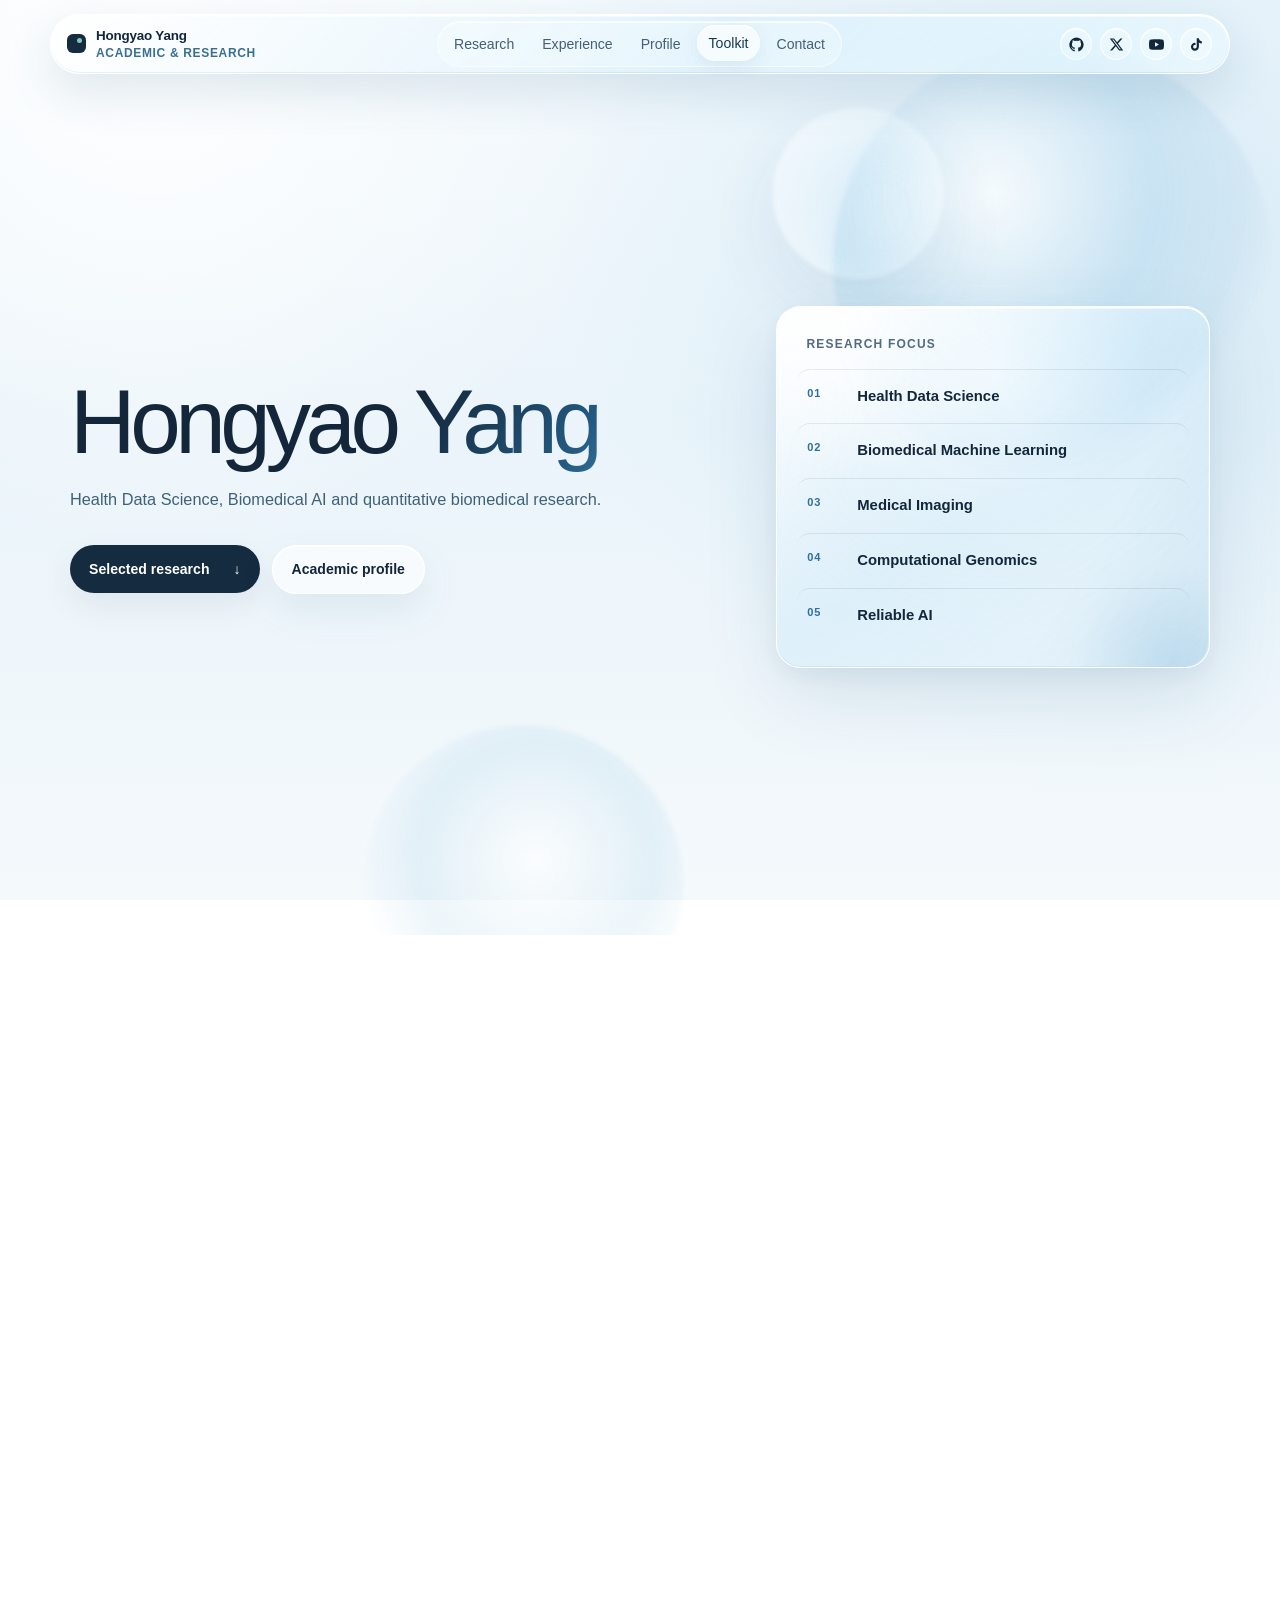
<file: index.html>
<!doctype html>
<html lang="en">
<head>
  <meta charset="utf-8">
  <meta name="viewport" content="width=device-width, initial-scale=1">
  <title>Hongyao Yang — Academic & Research</title>
  <meta name="description" content="Personal academic website of Hongyao Yang, focused on Health Data Science, Biomedical AI, medical imaging and computational genomics.">
  <meta property="og:title" content="Hongyao Yang — Academic & Research">
  <meta property="og:description" content="Health Data Science · Biomedical AI · Computational Research">
  <meta property="og:type" content="website">
  <link rel="icon" type="image/svg+xml" href="data:image/svg+xml,%3Csvg xmlns='http://www.w3.org/2000/svg' viewBox='0 0 32 32'%3E%3Crect width='32' height='32' rx='9' fill='%23182639'/%3E%3Ccircle cx='10' cy='18' r='3' fill='%236ea8c9'/%3E%3Ccircle cx='17' cy='10' r='2.5' fill='%23d7e9f2'/%3E%3Ccircle cx='23' cy='21' r='2.5' fill='%237fc9b8'/%3E%3C/svg%3E">
  <link rel="stylesheet" href="/styles.css">
</head>
<body>
  <header class="site-header">
    <a class="brand" href="/" aria-label="Hongyao Yang academic and research website home"><span class="brand-mark" aria-hidden="true"></span><span class="brand-copy"><strong>Hongyao Yang</strong><small>Academic &amp; Research</small></span></a>
    <button class="menu-button" aria-expanded="false" aria-controls="site-nav" aria-label="Open navigation"><span></span><span></span></button>
    <nav id="site-nav" aria-label="Primary navigation"><a href="#research">Research</a><a href="#experience">Experience</a><a href="#profile">Profile</a><a href="#skills">Toolkit</a><a href="#contact">Contact</a></nav>
    <div class="social-links">
      <a href="https://github.com/HongyaoYang" target="_blank" rel="noreferrer" aria-label="GitHub profile" title="GitHub"><svg viewBox="0 0 24 24" aria-hidden="true"><path d="M12 .7A11.5 11.5 0 0 0 8.36 23.1c.58.11.79-.25.79-.56v-2.23c-3.22.7-3.9-1.37-3.9-1.37-.53-1.34-1.29-1.7-1.29-1.7-1.05-.72.08-.71.08-.71 1.17.08 1.78 1.2 1.78 1.2 1.04 1.77 2.72 1.26 3.38.97.1-.75.4-1.26.74-1.55-2.57-.29-5.27-1.28-5.27-5.69 0-1.26.45-2.28 1.19-3.09-.12-.29-.52-1.46.11-3.05 0 0 .97-.31 3.16 1.18a10.9 10.9 0 0 1 5.76 0c2.19-1.49 3.16-1.18 3.16-1.18.63 1.59.23 2.76.11 3.05.74.81 1.19 1.83 1.19 3.09 0 4.42-2.71 5.39-5.29 5.68.42.36.79 1.07.79 2.16v3.2c0 .31.21.68.8.56A11.5 11.5 0 0 0 12 .7Z"/></svg></a>
      <a href="https://x.com/Hongyao_Yang" target="_blank" rel="noreferrer" aria-label="X profile" title="X"><svg viewBox="0 0 24 24" aria-hidden="true"><path d="M18.244 2.25h3.308l-7.227 8.26 8.502 11.24h-6.657l-5.214-6.817-5.967 6.817H1.68l7.736-8.842L1.254 2.25H8.08l4.713 6.231 5.45-6.231Zm-1.161 17.52h1.833L7.084 4.126H5.117L17.083 19.77Z"/></svg></a>
      <a href="https://www.youtube.com/@hongyaoyang-e2h" target="_blank" rel="noreferrer" aria-label="YouTube channel" title="YouTube"><svg viewBox="0 0 24 24" aria-hidden="true"><path d="M23.5 6.19a3 3 0 0 0-2.11-2.12C19.5 3.56 12 3.56 12 3.56s-7.5 0-9.39.51A3 3 0 0 0 .5 6.19 31 31 0 0 0 0 12a31 31 0 0 0 .5 5.81 3 3 0 0 0 2.11 2.12c1.89.51 9.39.51 9.39.51s7.5 0 9.39-.51a3 3 0 0 0 2.11-2.12A31 31 0 0 0 24 12a31 31 0 0 0-.5-5.81ZM9.6 15.64V8.36L15.86 12 9.6 15.64Z"/></svg></a>
      <a href="https://www.douyin.com/search/98727928056?type=user" target="_blank" rel="noreferrer" aria-label="Douyin profile for account 98727928056" title="Douyin · 98727928056"><svg viewBox="0 0 24 24" aria-hidden="true"><path d="M19.59 6.69a4.79 4.79 0 0 1-3.77-4.25V2h-3.44v13.67a2.89 2.89 0 1 1-2-2.76V9.4a6.34 6.34 0 1 0 5.44 6.27V8.73a8.2 8.2 0 0 0 4.77 1.52V6.82c-.34 0-.67-.04-1-.13Z"/></svg></a>
    </div>
  </header>

  <main>
    <section class="portfolio-hero shell">
      <div class="hero-atmosphere" aria-hidden="true"><span></span><span></span><span></span></div>
      <div class="hero-copy reveal">
        <h1>Hongyao <span>Yang</span></h1>
        <p class="hero-summary">Health Data Science, Biomedical AI and quantitative biomedical research.</p>
        <div class="hero-actions"><a class="button primary" href="#research">Selected research <span>↓</span></a><a class="button secondary" href="#profile">Academic profile</a></div>
      </div>
      <aside class="focus-panel interactive-glass reveal" aria-label="Research focus">
        <div class="glass-highlight" aria-hidden="true"></div>
        <div class="panel-top"><p class="panel-label">Research focus</p></div>
        <ol><li><span>01</span><strong>Health Data Science</strong><i></i></li><li><span>02</span><strong>Biomedical Machine Learning</strong><i></i></li><li><span>03</span><strong>Medical Imaging</strong><i></i></li><li><span>04</span><strong>Computational Genomics</strong><i></i></li><li><span>05</span><strong>Reliable AI</strong><i></i></li></ol>
      </aside>
    </section>

    <section id="research" class="section shell">
      <div class="section-heading compact-heading"><p class="section-index">01 / Research</p><div><h2>Selected <em>work.</em></h2></div></div>
      <div class="project-grid">
        <a class="project-card reveal" href="/projects/mri-anomaly.html"><div><p class="project-kicker">Medical Imaging · Generative AI</p><h3>Brain MRI Anomaly Detection</h3><p>Diffusion-based reconstruction and uncertainty analysis for abnormalities in multimodal brain MRI.</p></div><div><p class="method-line">Diffusion Models · PyTorch · Anomaly Detection</p><span class="card-link">View project ↗</span></div></a>
        <a class="project-card reveal" href="/projects/m6a-prediction.html"><div><p class="project-kicker">Computational Genomics · Statistical ML</p><h3>RNA m6A Prediction</h3><p>Deep-learning prediction of m6A sites with model reproduction and probabilistic treatment of read-count uncertainty.</p></div><div><p class="method-line">Deep Learning · Beta-Binomial · HPC</p><span class="card-link">View project ↗</span></div></a>
        <a class="project-card reveal" href="/projects/diabetes-diagnosis.html"><div><p class="project-kicker">Health Data Science · Clinical Prediction</p><h3>Interpretable Diabetes Diagnosis</h3><p>Comparative modelling of structured health data with ensemble learning, tabular deep learning and SHAP.</p></div><div><p class="method-line">LightGBM · XGBoost · Tabular DL · SHAP</p><span class="card-link">View project ↗</span></div></a>
      </div>
      <div class="additional-work"><span>Additional work</span><div><strong>Integrative Multi-Omics and Health Data Modelling</strong><small>Final Year Project · In preparation</small></div><a href="https://github.com/HongyaoYang/Alzheimers-Disease-Classification-Benchmark" target="_blank" rel="noreferrer"><strong>Alzheimer's Disease Classification Benchmark</strong><small>Machine learning capstone ↗</small></a></div>
    </section>

    <section id="experience" class="section section-dark">
      <div class="shell"><div class="section-heading compact-heading"><p class="section-index">02 / Experience</p><div><h2>Current <em>work.</em></h2></div></div>
        <div class="work-list">
          <article><time>2025—Present</time><div><h3>Research Assistant</h3><p>Deep learning and statistical modelling for RNA modification prediction.</p></div></article>
          <article><time>2026</time><div><h3>Summer Undergraduate Research Fellowship</h3><p>Generative learning for multimodal brain MRI anomaly detection.</p></div></article>
          <article><time>2025</time><div><h3>Quality Control Intern</h3><p>GMP workflows and data-oriented quality control in pharmaceutical manufacturing.</p></div></article>
        </div>
      </div>
    </section>

    <section id="profile" class="section shell profile-section">
      <div class="section-heading compact-heading"><p class="section-index">03 / Profile</p><div><h2>Research <em>profile.</em></h2></div></div>
      <div class="profile-overview reveal">
        <article><p class="profile-kicker">Background</p><h3>Bioinformatics foundation,<br>health data direction.</h3><p>Bioinformatics undergraduate at Xi'an Jiaotong-Liverpool University, expected to graduate in 2027. I apply machine learning and statistical modelling to biomedical data.</p></article>
        <aside><p class="profile-kicker">Current focus</p><div class="profile-focus"><span>Health Data Science</span><span>Reliable Biomedical AI</span><span>Medical Imaging</span><span>Computational Genomics</span><span>Clinical Prediction</span><span>Uncertainty &amp; Evaluation</span></div><div class="profile-actions"><a class="text-link" href="https://github.com/HongyaoYang" target="_blank" rel="noreferrer">GitHub ↗</a></div></aside>
      </div>
      <div class="academic-directions reveal"><p class="profile-kicker">Future study directions</p><div class="future-tags"><span>Health Data Science</span><span>Biomedical Data Science</span><span>AI for Healthcare</span><span>Computational Biology</span><span>Scientific Machine Learning</span></div></div>
    </section>

    <section id="skills" class="section shell">
      <div class="section-heading compact-heading"><p class="section-index">04 / Toolkit</p><div><h2>Methods &amp; tools.</h2></div></div>
      <div class="skills-grid reveal"><article><h3>Machine learning</h3><p>PyTorch · scikit-learn · deep learning · Transformers</p></article><article><h3>Statistics</h3><p>Probabilistic modelling · uncertainty · evaluation</p></article><article><h3>Biomedical data</h3><p>Medical imaging · clinical tabular data · transcriptomics · multi-omics</p></article><article><h3>Computing</h3><p>Python · R · Linux · Git · HPC · Slurm</p></article></div>
    </section>

    <section id="contact" class="section shell contact-wrap">
      <div class="section-heading compact-heading"><p class="section-index">05 / Contact</p><div><h2>Research &amp; <em>collaboration.</em></h2></div></div>
      <div class="contact-section reveal">
        <div class="contact-links">
          <a href="https://github.com/HongyaoYang" target="_blank" rel="noreferrer" aria-label="Open GitHub profile"><span class="contact-name"><svg viewBox="0 0 24 24" aria-hidden="true"><path d="M12 .7A11.5 11.5 0 0 0 8.36 23.1c.58.11.79-.25.79-.56v-2.23c-3.22.7-3.9-1.37-3.9-1.37-.53-1.34-1.29-1.7-1.29-1.7-1.05-.72.08-.71.08-.71 1.17.08 1.78 1.2 1.78 1.2 1.04 1.77 2.72 1.26 3.38.97.1-.75.4-1.26.74-1.55-2.57-.29-5.27-1.28-5.27-5.69 0-1.26.45-2.28 1.19-3.09-.12-.29-.52-1.46.11-3.05 0 0 .97-.31 3.16 1.18a10.9 10.9 0 0 1 5.76 0c2.19-1.49 3.16-1.18 3.16-1.18.63 1.59.23 2.76.11 3.05.74.81 1.19 1.83 1.19 3.09 0 4.42-2.71 5.39-5.29 5.68.42.36.79 1.07.79 2.16v3.2c0 .31.21.68.8.56A11.5 11.5 0 0 0 12 .7Z"/></svg><span>GitHub</span></span><span>↗</span></a>
          <a href="https://x.com/Hongyao_Yang" target="_blank" rel="noreferrer" aria-label="Open X profile"><span class="contact-name"><svg viewBox="0 0 24 24" aria-hidden="true"><path d="M18.244 2.25h3.308l-7.227 8.26 8.502 11.24h-6.657l-5.214-6.817-5.967 6.817H1.68l7.736-8.842L1.254 2.25H8.08l4.713 6.231 5.45-6.231Zm-1.161 17.52h1.833L7.084 4.126H5.117L17.083 19.77Z"/></svg><span>X</span></span><span>↗</span></a>
          <a href="https://www.youtube.com/@hongyaoyang-e2h" target="_blank" rel="noreferrer" aria-label="Open YouTube channel"><span class="contact-name"><svg viewBox="0 0 24 24" aria-hidden="true"><path d="M23.5 6.19a3 3 0 0 0-2.11-2.12C19.5 3.56 12 3.56 12 3.56s-7.5 0-9.39.51A3 3 0 0 0 .5 6.19 31 31 0 0 0 0 12a31 31 0 0 0 .5 5.81 3 3 0 0 0 2.11 2.12c1.89.51 9.39.51 9.39.51s7.5 0 9.39-.51a3 3 0 0 0 2.11-2.12A31 31 0 0 0 24 12a31 31 0 0 0-.5-5.81ZM9.6 15.64V8.36L15.86 12 9.6 15.64Z"/></svg><span>YouTube</span></span><span>↗</span></a>
          <a href="https://www.douyin.com/search/98727928056?type=user" target="_blank" rel="noreferrer" aria-label="Open Douyin profile"><span class="contact-name"><svg viewBox="0 0 24 24" aria-hidden="true"><path d="M19.59 6.69a4.79 4.79 0 0 1-3.77-4.25V2h-3.44v13.67a2.89 2.89 0 1 1-2-2.76V9.4a6.34 6.34 0 1 0 5.44 6.27V8.73a8.2 8.2 0 0 0 4.77 1.52V6.82c-.34 0-.67-.04-1-.13Z"/></svg><span>Douyin</span></span><span>↗</span></a>
        </div>
      </div>
    </section>
  </main>
  <footer class="site-footer shell"><span>Content last updated 21 September 2026</span><span>© 2026 Hongyao Yang. All rights reserved.</span><a href="mailto:yanghongyao9@gmail.com">Contact · yanghongyao9@gmail.com</a></footer>
  <script src="/script.js" defer></script>
</body>
</html>
</file>
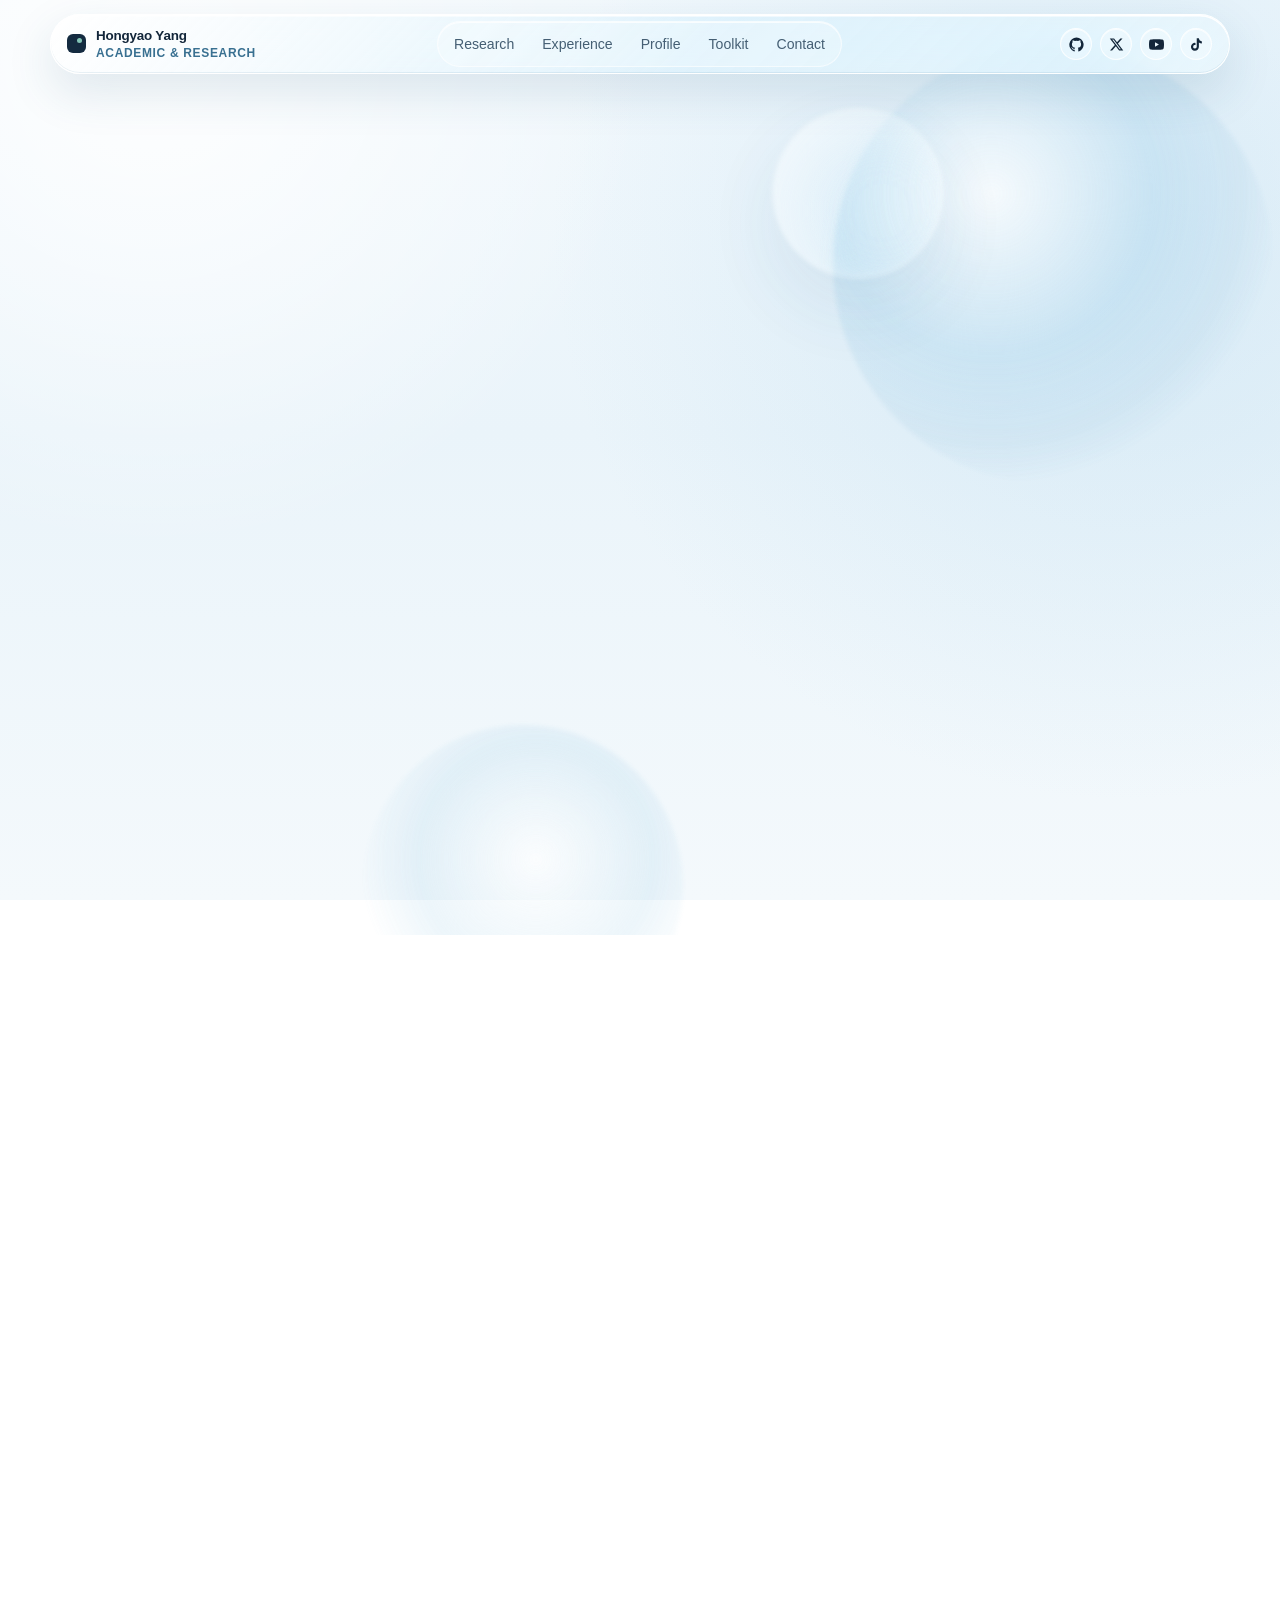
<file: about.html>
<!doctype html>
<html lang="en">
<head>
  <meta charset="utf-8">
  <meta name="viewport" content="width=device-width,initial-scale=1">
  <meta http-equiv="refresh" content="0;url=/#profile">
  <link rel="canonical" href="/#profile">
  <title>Profile — Hongyao Yang</title>
</head>
<body><p>Profile is now part of the <a href="/#profile">Hongyao Yang academic website</a>.</p></body>
</html>
</file>
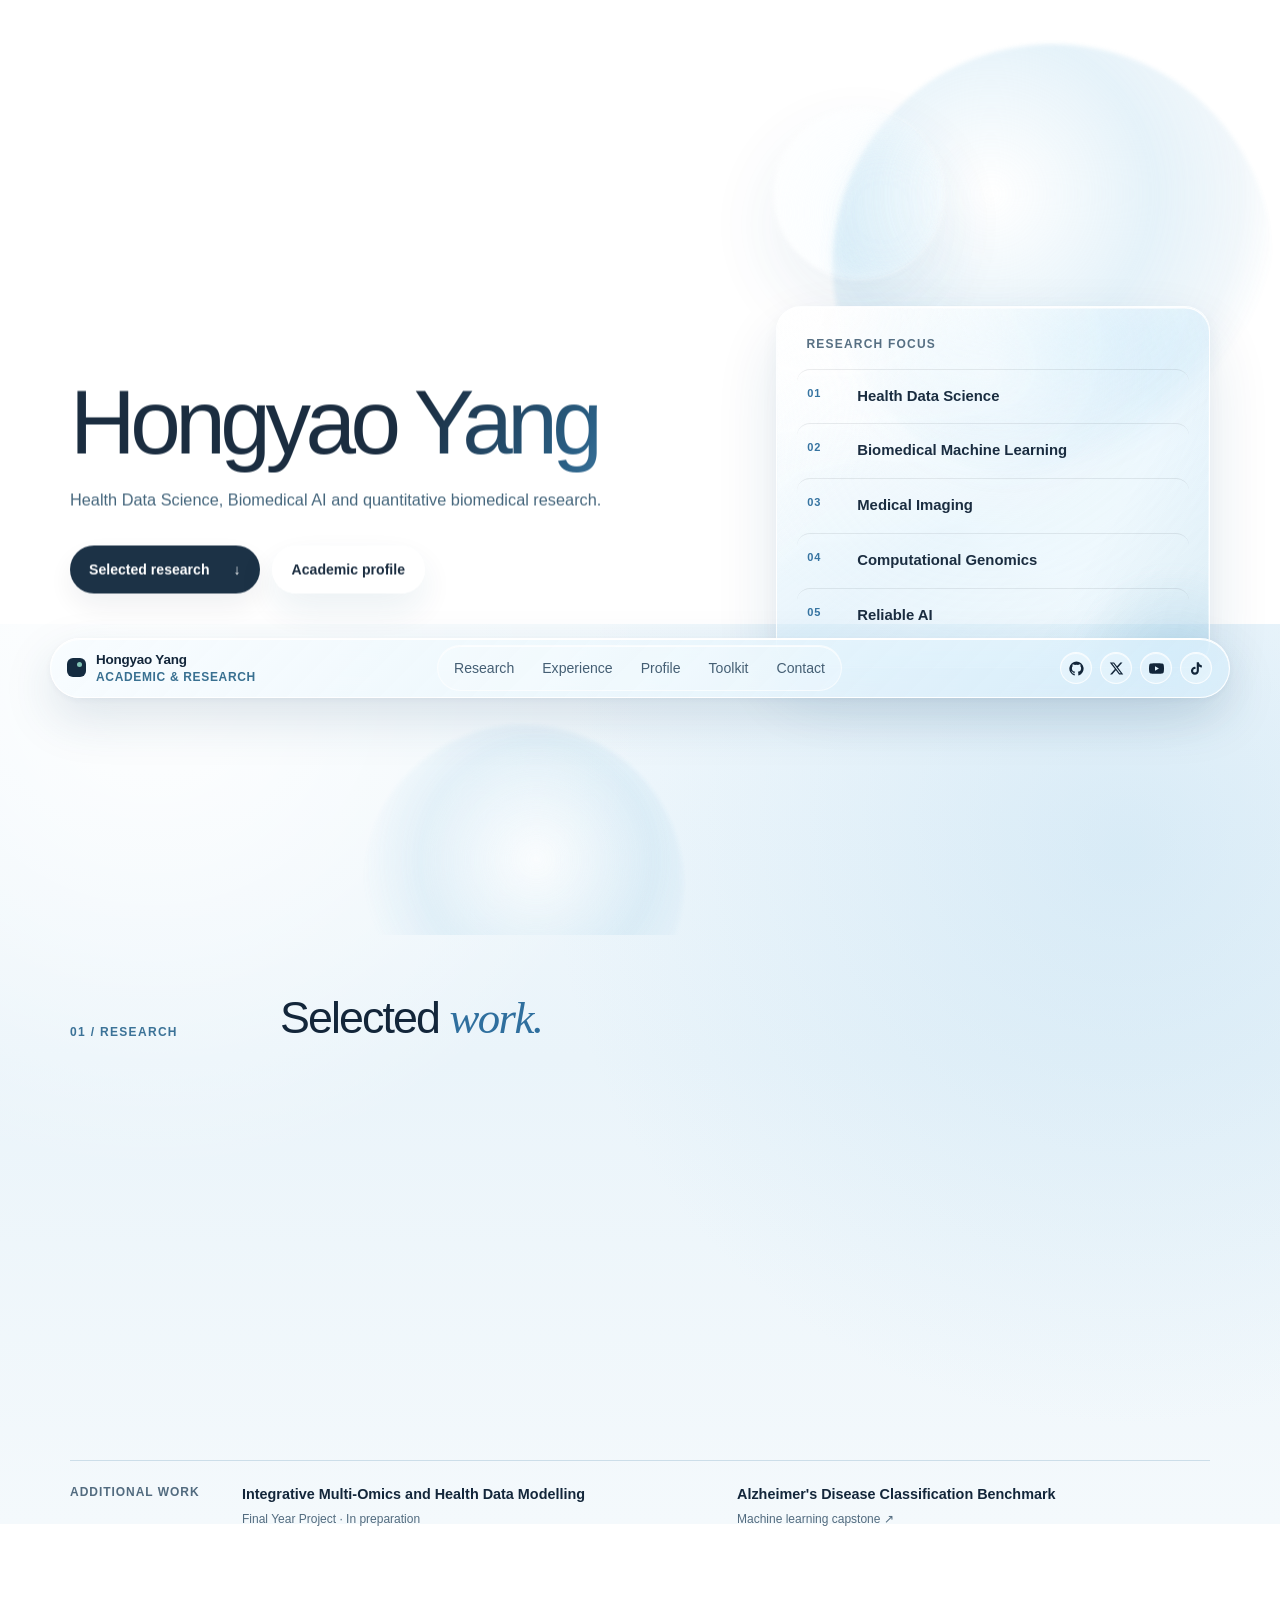
<file: learning.html>
<!doctype html>
<html lang="en">
<head>
  <meta charset="utf-8">
  <meta name="viewport" content="width=device-width,initial-scale=1">
  <meta http-equiv="refresh" content="0;url=/#skills">
  <link rel="canonical" href="/#skills">
  <title>Methods &amp; Tools — Hongyao Yang</title>
</head>
<body><p>Methods and tools are now part of the <a href="/#skills">Hongyao Yang academic website</a>.</p></body>
</html>
</file>
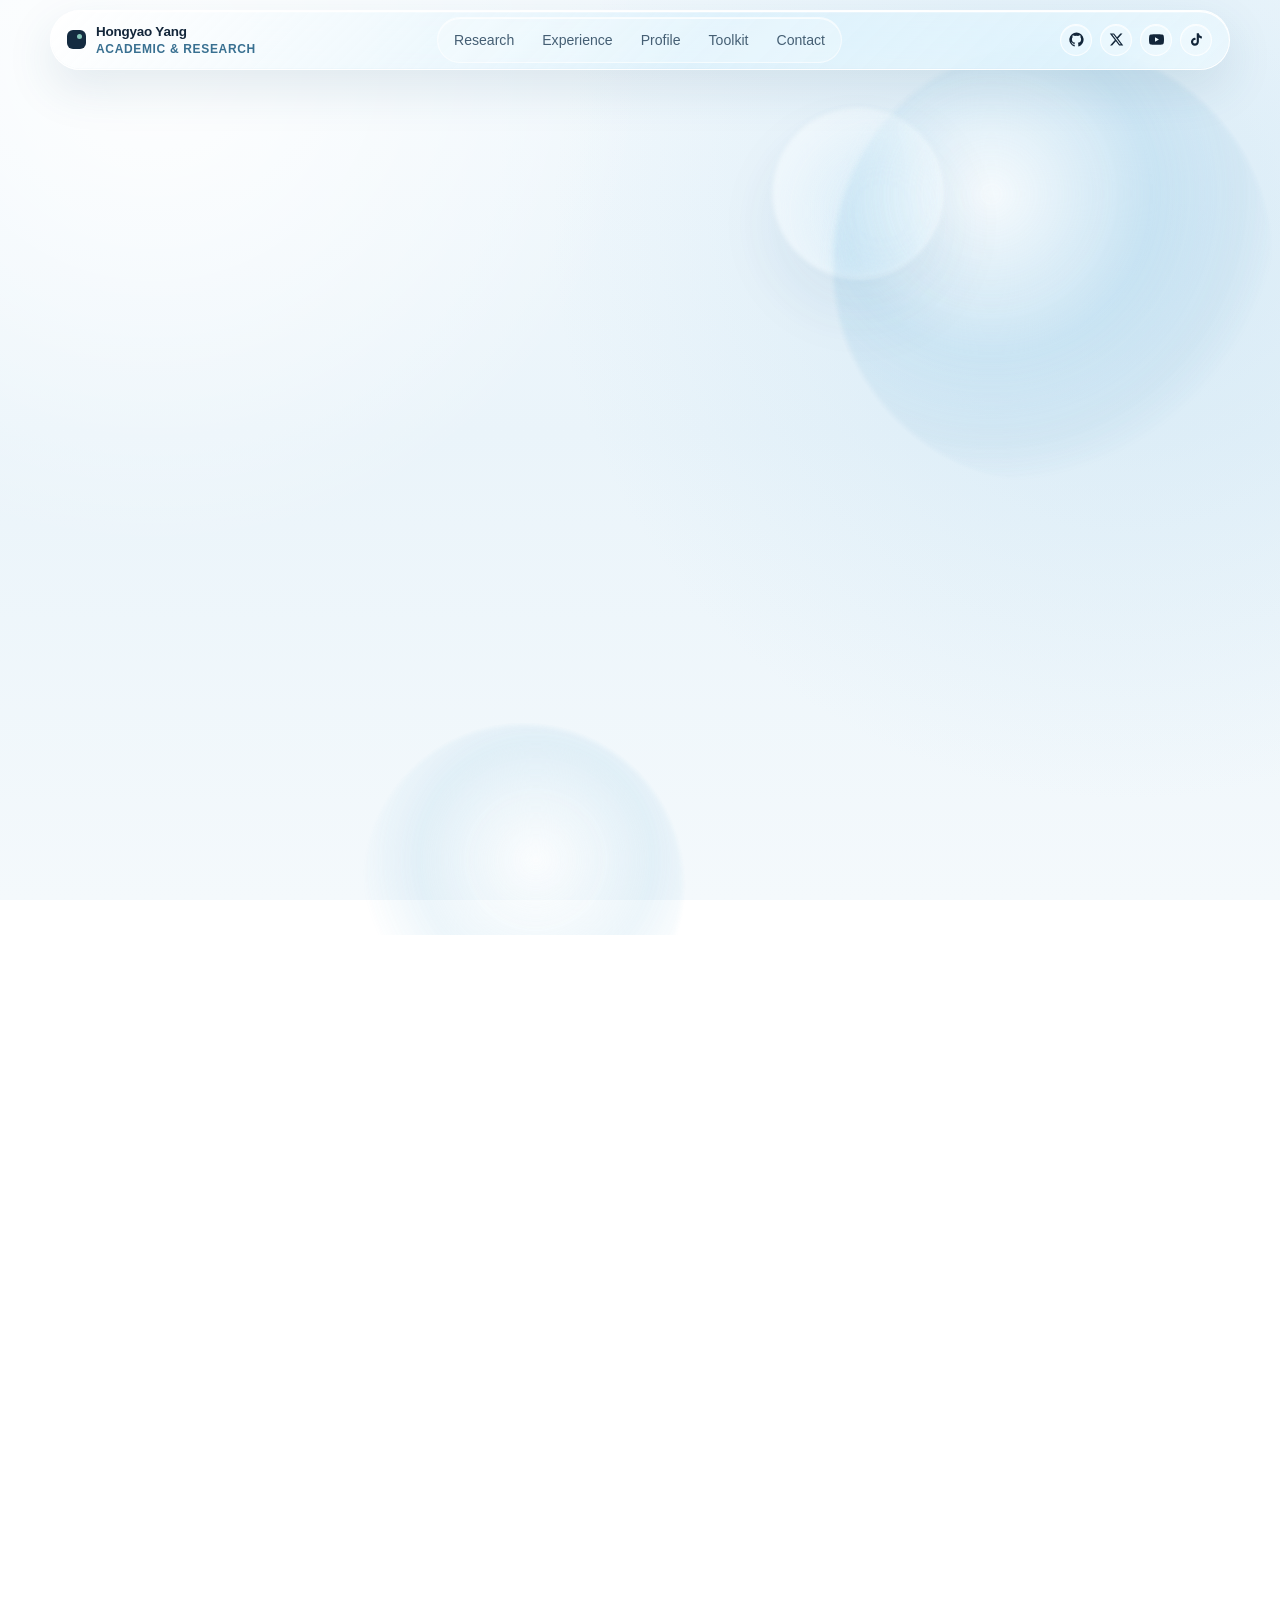
<file: outputs.html>
<!doctype html>
<html lang="en">
<head>
  <meta charset="utf-8">
  <meta name="viewport" content="width=device-width,initial-scale=1">
  <meta http-equiv="refresh" content="0;url=/#research">
  <link rel="canonical" href="/#research">
  <title>Research — Hongyao Yang</title>
</head>
<body><p>Research outputs are now part of the <a href="/#research">Hongyao Yang academic website</a>.</p></body>
</html>
</file>
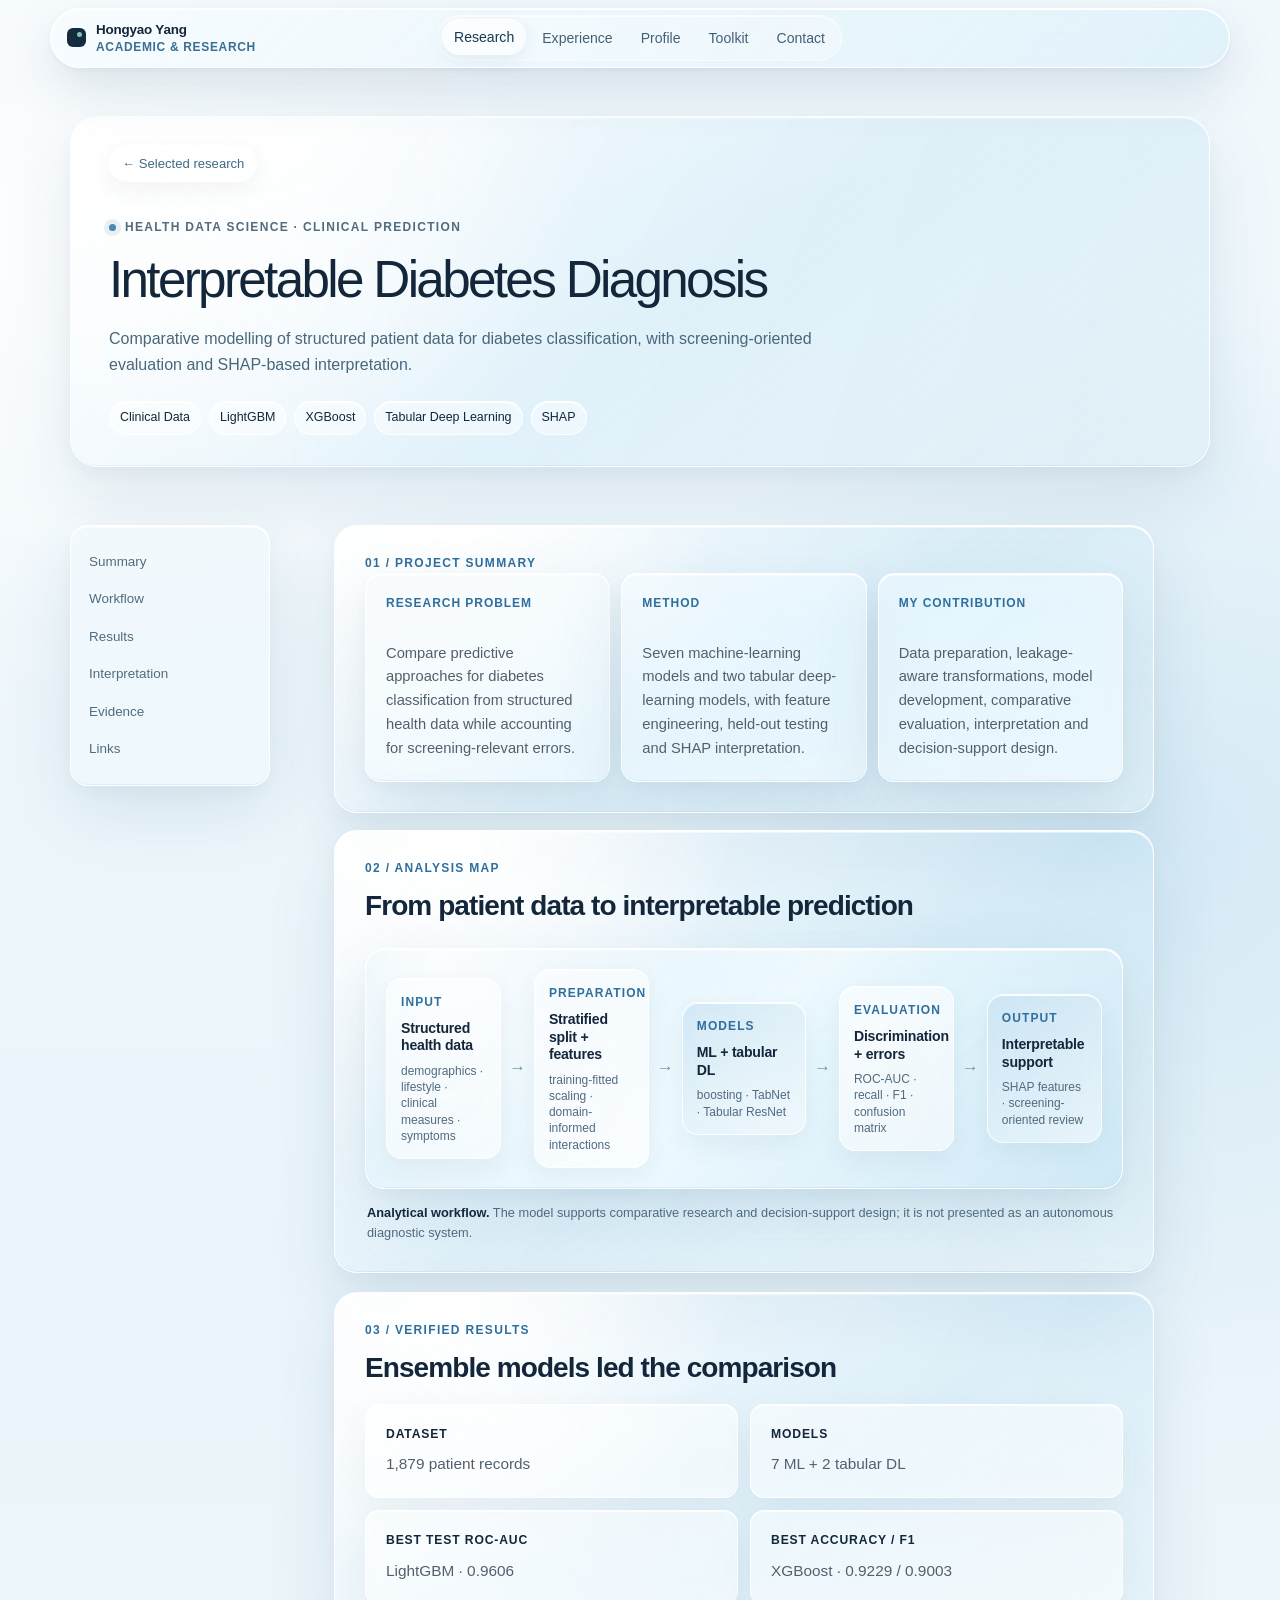
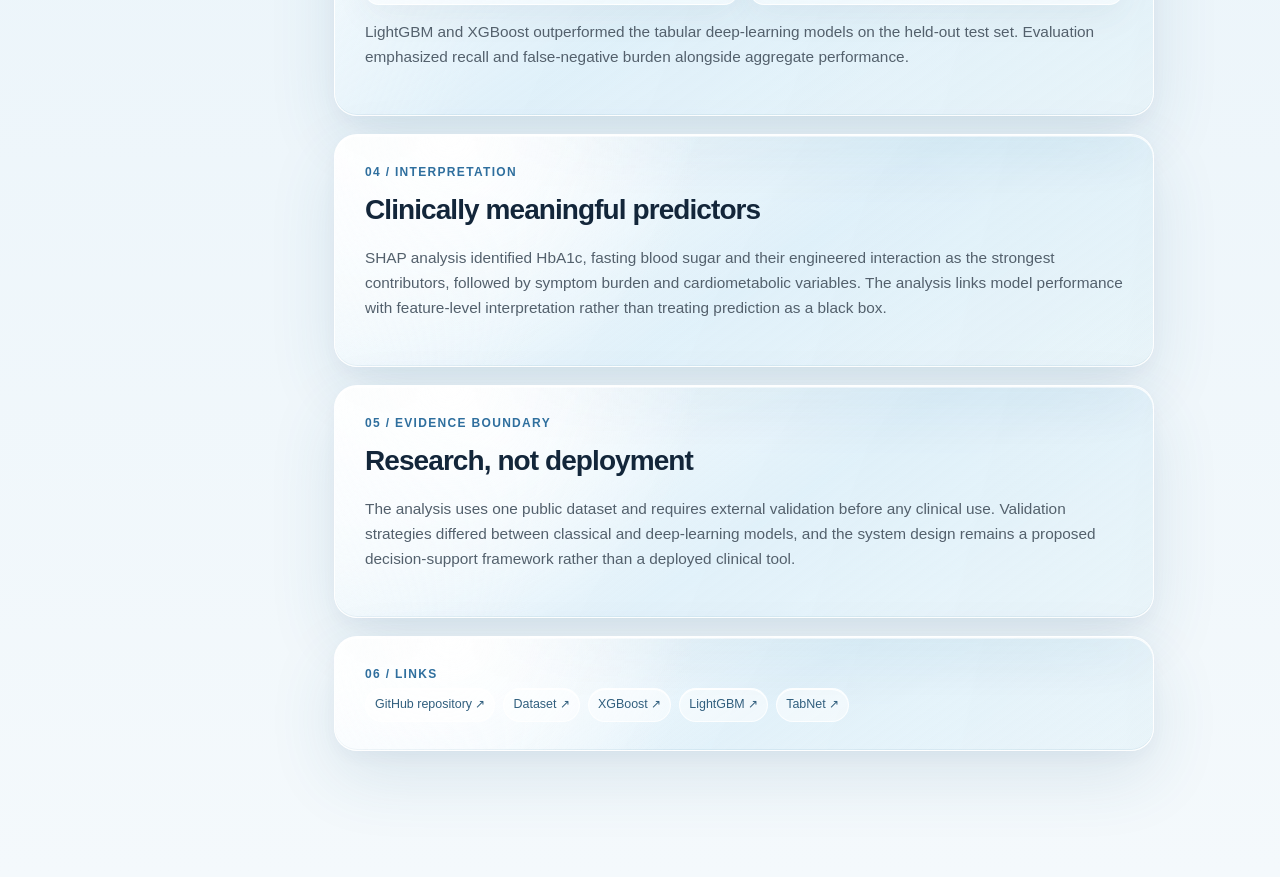
<file: projects/diabetes-diagnosis.html>
<!doctype html><html lang="en"><head><meta charset="utf-8"><meta name="viewport" content="width=device-width,initial-scale=1"><title>Interpretable Diabetes Diagnosis — Hongyao Yang</title><meta name="description" content="Comparative machine learning, tabular deep learning and SHAP analysis for diabetes diagnosis using structured health data."><link rel="stylesheet" href="/subpage.css"></head>
<body><header class="site-header"><a class="brand" href="/" aria-label="Hongyao Yang academic and research website home"><span class="brand-mark" aria-hidden="true"></span><span class="brand-copy"><strong>Hongyao Yang</strong><small>Academic &amp; Research</small></span></a><nav><a href="/#research" aria-current="page">Research</a><a href="/#experience">Experience</a><a href="/#profile">Profile</a><a href="/#skills">Toolkit</a><a href="/#contact">Contact</a></nav></header>
<main><header class="subpage-header shell"><a class="back-link" href="/#research">← Selected research</a><p class="eyebrow"><span></span> Health Data Science · Clinical Prediction</p><h1>Interpretable Diabetes Diagnosis</h1><p class="lede">Comparative modelling of structured patient data for diabetes classification, with screening-oriented evaluation and SHAP-based interpretation.</p><div class="tag-row"><span>Clinical Data</span><span>LightGBM</span><span>XGBoost</span><span>Tabular Deep Learning</span><span>SHAP</span></div></header>
<div class="report shell"><aside><a href="#summary">Summary</a><a href="#workflow">Workflow</a><a href="#results">Results</a><a href="#interpretation">Interpretation</a><a href="#boundary">Evidence</a><a href="#links">Links</a></aside><article class="report-content">
<section class="report-section" id="summary"><p class="section-index">01 / Project summary</p><div class="project-summary-grid"><article><span>Research problem</span><p>Compare predictive approaches for diabetes classification from structured health data while accounting for screening-relevant errors.</p></article><article><span>Method</span><p>Seven machine-learning models and two tabular deep-learning models, with feature engineering, held-out testing and SHAP interpretation.</p></article><article><span>My contribution</span><p>Data preparation, leakage-aware transformations, model development, comparative evaluation, interpretation and decision-support design.</p></article></div></section>
<section class="report-section" id="workflow"><p class="section-index">02 / Analysis map</p><h2>From patient data to interpretable prediction</h2><figure class="model-figure"><div class="model-flow" role="img" aria-label="Diabetes diagnosis modelling workflow from structured health data to screening-oriented interpretation"><div class="flow-node flow-input"><span class="node-kicker">Input</span><strong>Structured health data</strong><small>demographics · lifestyle · clinical measures · symptoms</small></div><span class="flow-arrow">→</span><div class="flow-node"><span class="node-kicker">Preparation</span><strong>Stratified split + features</strong><small>training-fitted scaling · domain-informed interactions</small></div><span class="flow-arrow">→</span><div class="flow-node flow-core"><span class="node-kicker">Models</span><strong>ML + tabular DL</strong><small>boosting · TabNet · Tabular ResNet</small></div><span class="flow-arrow">→</span><div class="flow-node"><span class="node-kicker">Evaluation</span><strong>Discrimination + errors</strong><small>ROC-AUC · recall · F1 · confusion matrix</small></div><span class="flow-arrow">→</span><div class="flow-node flow-output"><span class="node-kicker">Output</span><strong>Interpretable support</strong><small>SHAP features · screening-oriented review</small></div></div><figcaption><b>Analytical workflow.</b> The model supports comparative research and decision-support design; it is not presented as an autonomous diagnostic system.</figcaption></figure></section>
<section class="report-section" id="results"><p class="section-index">03 / Verified results</p><h2>Ensemble models led the comparison</h2><div class="fact-grid"><div class="fact"><b>Dataset</b><p>1,879 patient records</p></div><div class="fact"><b>Models</b><p>7 ML + 2 tabular DL</p></div><div class="fact"><b>Best test ROC-AUC</b><p>LightGBM · 0.9606</p></div><div class="fact"><b>Best accuracy / F1</b><p>XGBoost · 0.9229 / 0.9003</p></div></div><p>LightGBM and XGBoost outperformed the tabular deep-learning models on the held-out test set. Evaluation emphasized recall and false-negative burden alongside aggregate performance.</p></section>
<section class="report-section" id="interpretation"><p class="section-index">04 / Interpretation</p><h2>Clinically meaningful predictors</h2><p>SHAP analysis identified HbA1c, fasting blood sugar and their engineered interaction as the strongest contributors, followed by symptom burden and cardiometabolic variables. The analysis links model performance with feature-level interpretation rather than treating prediction as a black box.</p></section>
<section class="report-section" id="boundary"><p class="section-index">05 / Evidence boundary</p><h2>Research, not deployment</h2><p>The analysis uses one public dataset and requires external validation before any clinical use. Validation strategies differed between classical and deep-learning models, and the system design remains a proposed decision-support framework rather than a deployed clinical tool.</p></section>
<section class="report-section" id="links"><p class="section-index">06 / Links</p><div class="source-row"><a href="https://github.com/HongyaoYang/Diabetes-Diagnosis-Classification" target="_blank" rel="noreferrer">GitHub repository ↗</a><a href="https://www.kaggle.com/datasets/rabieelkharoua/diabetes-health-dataset-analysis" target="_blank" rel="noreferrer">Dataset ↗</a><a href="https://doi.org/10.1145/2939672.2939785" target="_blank" rel="noreferrer">XGBoost ↗</a><a href="https://proceedings.neurips.cc/paper/2017/hash/6449f44a102fde848669bdd9eb6b76fa-Abstract.html" target="_blank" rel="noreferrer">LightGBM ↗</a><a href="https://arxiv.org/abs/1908.07442" target="_blank" rel="noreferrer">TabNet ↗</a></div></section>
</article></div></main><script src="/script.js" defer></script></body></html>
</file>
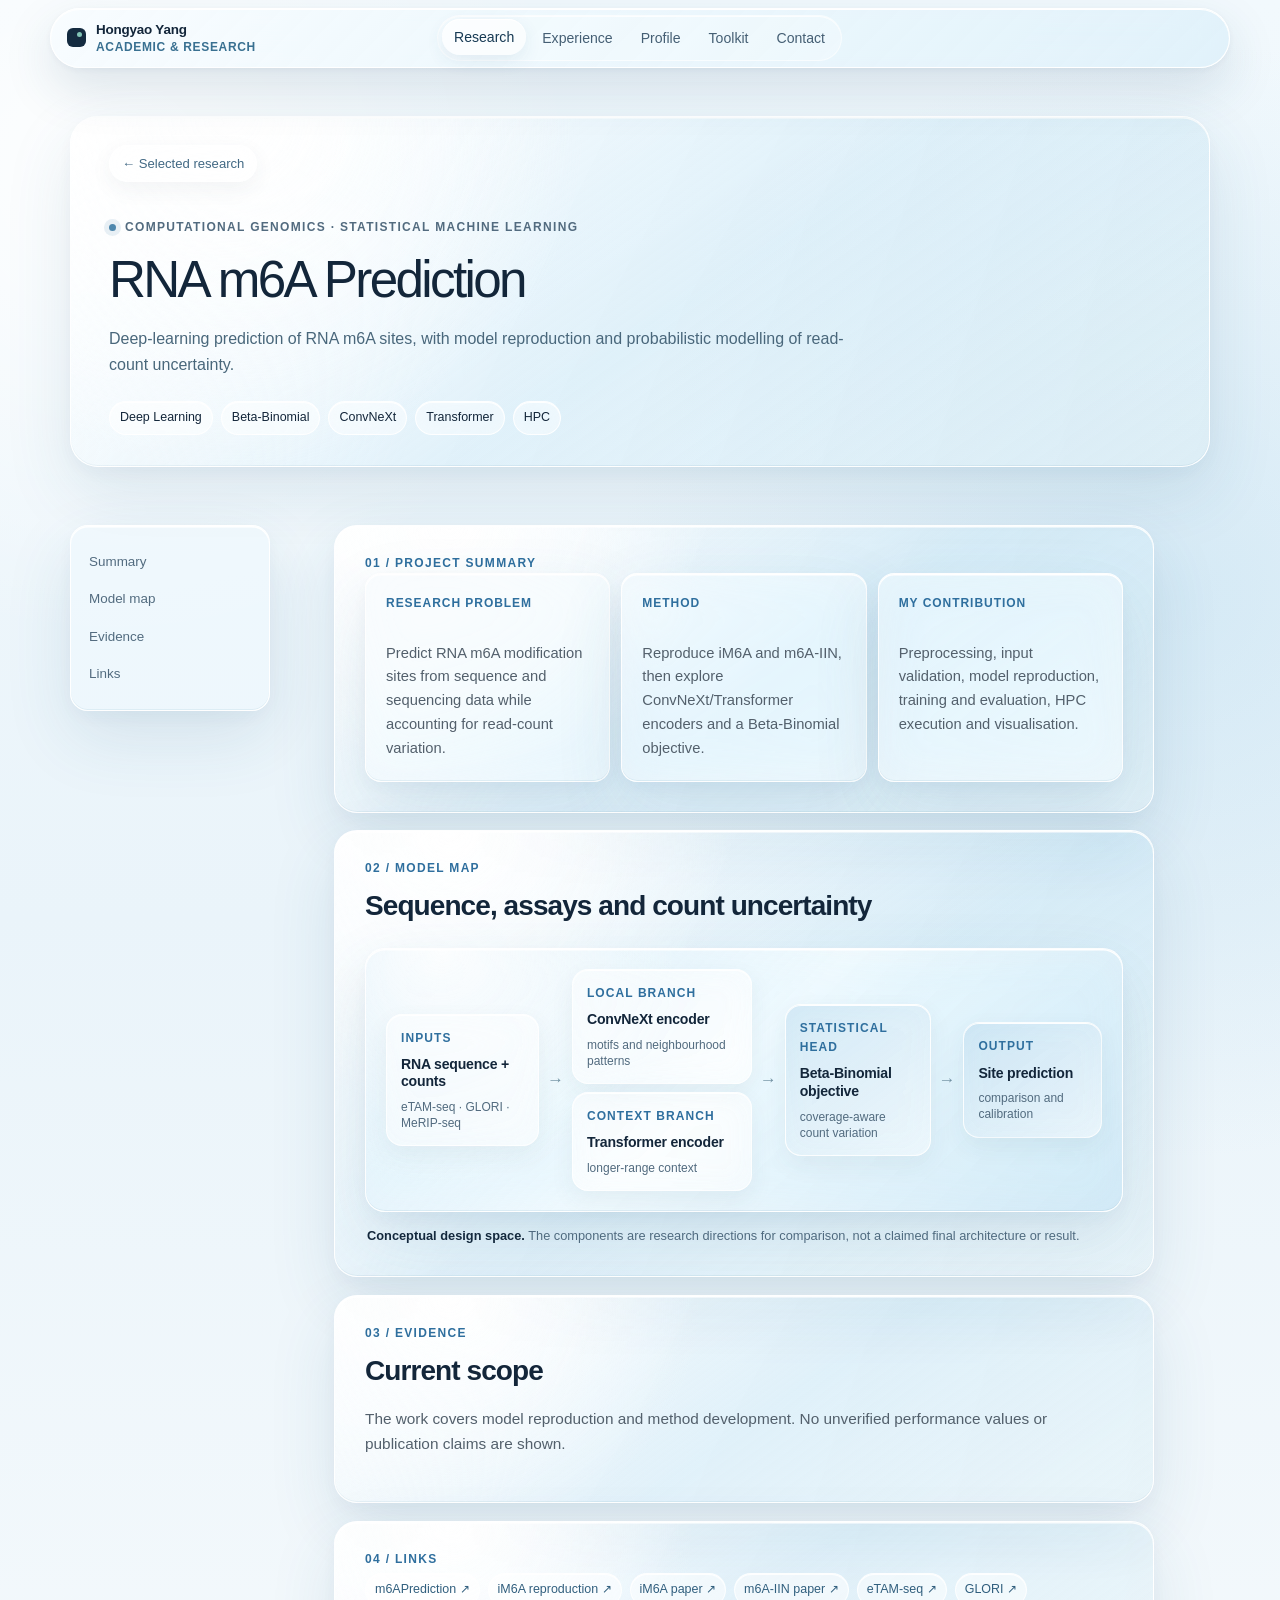
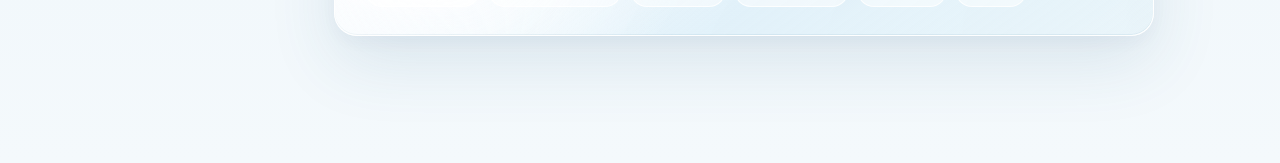
<file: projects/m6a-prediction.html>
<!doctype html><html lang="en"><head><meta charset="utf-8"><meta name="viewport" content="width=device-width,initial-scale=1"><title>RNA m6A Prediction — Hongyao Yang</title><meta name="description" content="Deep-learning and probabilistic modelling for RNA m6A prediction."><link rel="stylesheet" href="/subpage.css"></head>
<body><header class="site-header"><a class="brand" href="/" aria-label="Hongyao Yang academic and research website home"><span class="brand-mark" aria-hidden="true"></span><span class="brand-copy"><strong>Hongyao Yang</strong><small>Academic &amp; Research</small></span></a><nav><a href="/#research" aria-current="page">Research</a><a href="/#experience">Experience</a><a href="/#profile">Profile</a><a href="/#skills">Toolkit</a><a href="/#contact">Contact</a></nav></header>
<main><header class="subpage-header shell"><a class="back-link" href="/#research">← Selected research</a><p class="eyebrow"><span></span> Computational Genomics · Statistical Machine Learning</p><h1>RNA m6A Prediction</h1><p class="lede">Deep-learning prediction of RNA m6A sites, with model reproduction and probabilistic modelling of read-count uncertainty.</p><div class="tag-row"><span>Deep Learning</span><span>Beta-Binomial</span><span>ConvNeXt</span><span>Transformer</span><span>HPC</span></div></header>
<div class="report shell"><aside><a href="#summary">Summary</a><a href="#model">Model map</a><a href="#evidence">Evidence</a><a href="#links">Links</a></aside><article class="report-content">
<section class="report-section" id="summary"><p class="section-index">01 / Project summary</p><div class="project-summary-grid"><article><span>Research problem</span><p>Predict RNA m6A modification sites from sequence and sequencing data while accounting for read-count variation.</p></article><article><span>Method</span><p>Reproduce iM6A and m6A-IIN, then explore ConvNeXt/Transformer encoders and a Beta-Binomial objective.</p></article><article><span>My contribution</span><p>Preprocessing, input validation, model reproduction, training and evaluation, HPC execution and visualisation.</p></article></div></section>
<section class="report-section" id="model"><p class="section-index">02 / Model map</p><h2>Sequence, assays and count uncertainty</h2><figure class="model-figure"><div class="model-flow model-flow-branched" role="img" aria-label="Conceptual m6A prediction workflow"><div class="flow-node flow-input"><span class="node-kicker">Inputs</span><strong>RNA sequence + counts</strong><small>eTAM-seq · GLORI · MeRIP-seq</small></div><span class="flow-arrow">→</span><div class="flow-stack"><div class="flow-node"><span class="node-kicker">Local branch</span><strong>ConvNeXt encoder</strong><small>motifs and neighbourhood patterns</small></div><div class="flow-node"><span class="node-kicker">Context branch</span><strong>Transformer encoder</strong><small>longer-range context</small></div></div><span class="flow-arrow">→</span><div class="flow-node flow-core"><span class="node-kicker">Statistical head</span><strong>Beta-Binomial objective</strong><small>coverage-aware count variation</small></div><span class="flow-arrow">→</span><div class="flow-node flow-output"><span class="node-kicker">Output</span><strong>Site prediction</strong><small>comparison and calibration</small></div></div><figcaption><b>Conceptual design space.</b> The components are research directions for comparison, not a claimed final architecture or result.</figcaption></figure></section>
<section class="report-section" id="evidence"><p class="section-index">03 / Evidence</p><h2>Current scope</h2><p>The work covers model reproduction and method development. No unverified performance values or publication claims are shown.</p></section>
<section class="report-section" id="links"><p class="section-index">04 / Links</p><div class="source-row"><a href="https://github.com/HongyaoYang/m6APrediction" target="_blank" rel="noreferrer">m6APrediction ↗</a><a href="https://github.com/HongyaoYang/iM6A" target="_blank" rel="noreferrer">iM6A reproduction ↗</a><a href="https://pmc.ncbi.nlm.nih.gov/articles/PMC9114009/" target="_blank" rel="noreferrer">iM6A paper ↗</a><a href="https://pmc.ncbi.nlm.nih.gov/articles/PMC12238643/" target="_blank" rel="noreferrer">m6A-IIN paper ↗</a><a href="https://www.nature.com/articles/s41587-022-01587-6" target="_blank" rel="noreferrer">eTAM-seq ↗</a><a href="https://www.nature.com/articles/s41596-023-00937-1" target="_blank" rel="noreferrer">GLORI ↗</a></div></section>
</article></div></main><script src="/script.js" defer></script></body></html>
</file>
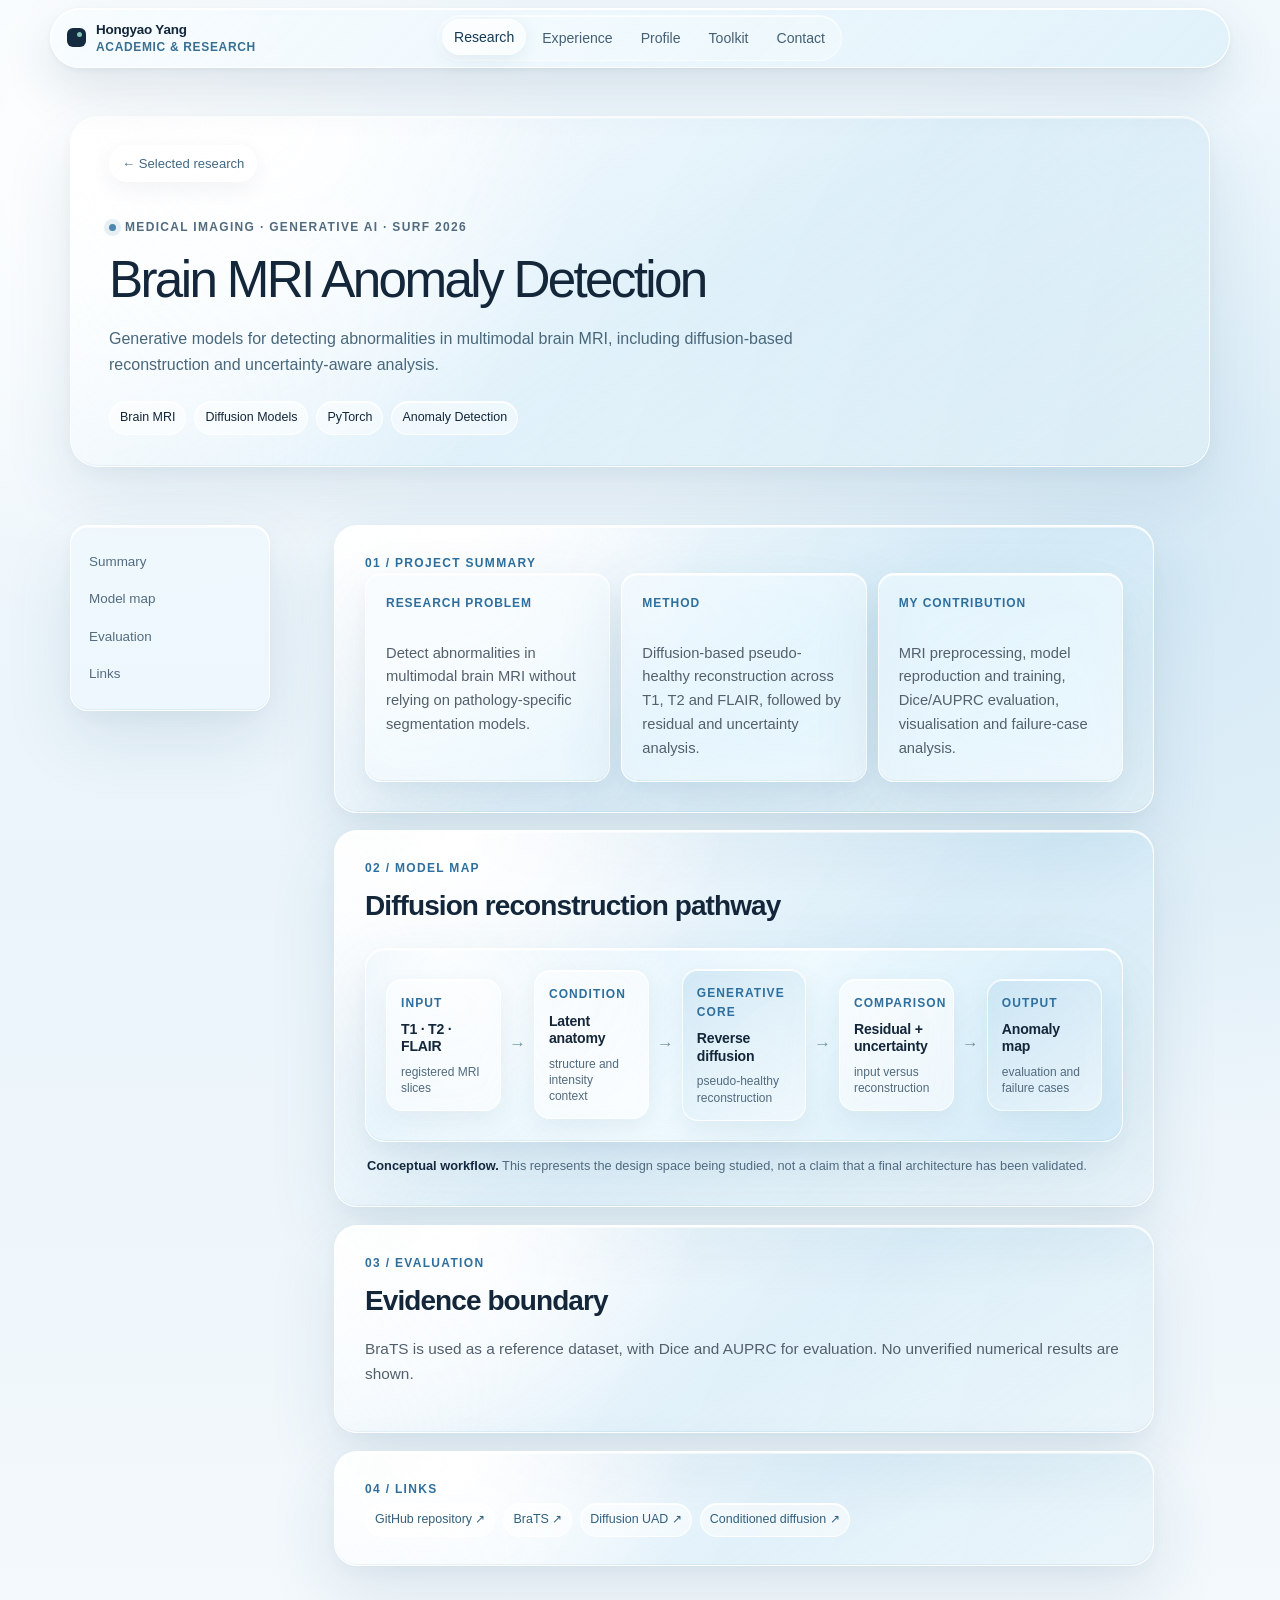
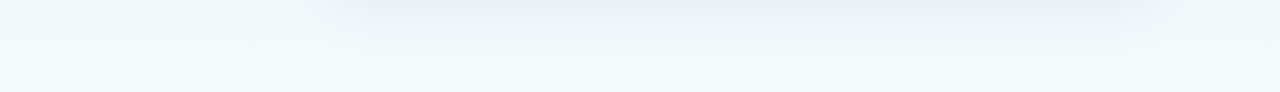
<file: projects/mri-anomaly.html>
<!doctype html><html lang="en"><head><meta charset="utf-8"><meta name="viewport" content="width=device-width,initial-scale=1"><title>Brain MRI Anomaly Detection — Hongyao Yang</title><meta name="description" content="Research on diffusion-based and uncertainty-aware brain MRI anomaly detection."><link rel="stylesheet" href="/subpage.css"></head>
<body><header class="site-header"><a class="brand" href="/" aria-label="Hongyao Yang academic and research website home"><span class="brand-mark" aria-hidden="true"></span><span class="brand-copy"><strong>Hongyao Yang</strong><small>Academic &amp; Research</small></span></a><nav><a href="/#research" aria-current="page">Research</a><a href="/#experience">Experience</a><a href="/#profile">Profile</a><a href="/#skills">Toolkit</a><a href="/#contact">Contact</a></nav></header>
<main><header class="subpage-header shell"><a class="back-link" href="/#research">← Selected research</a><p class="eyebrow"><span></span> Medical Imaging · Generative AI · SURF 2026</p><h1>Brain MRI Anomaly Detection</h1><p class="lede">Generative models for detecting abnormalities in multimodal brain MRI, including diffusion-based reconstruction and uncertainty-aware analysis.</p><div class="tag-row"><span>Brain MRI</span><span>Diffusion Models</span><span>PyTorch</span><span>Anomaly Detection</span></div></header>
<div class="report shell"><aside><a href="#summary">Summary</a><a href="#model">Model map</a><a href="#evaluation">Evaluation</a><a href="#links">Links</a></aside><article class="report-content">
<section class="report-section" id="summary"><p class="section-index">01 / Project summary</p><div class="project-summary-grid"><article><span>Research problem</span><p>Detect abnormalities in multimodal brain MRI without relying on pathology-specific segmentation models.</p></article><article><span>Method</span><p>Diffusion-based pseudo-healthy reconstruction across T1, T2 and FLAIR, followed by residual and uncertainty analysis.</p></article><article><span>My contribution</span><p>MRI preprocessing, model reproduction and training, Dice/AUPRC evaluation, visualisation and failure-case analysis.</p></article></div></section>
<section class="report-section" id="model"><p class="section-index">02 / Model map</p><h2>Diffusion reconstruction pathway</h2><figure class="model-figure"><div class="model-flow" role="img" aria-label="Conceptual diffusion anomaly detection workflow"><div class="flow-node flow-input"><span class="node-kicker">Input</span><strong>T1 · T2 · FLAIR</strong><small>registered MRI slices</small></div><span class="flow-arrow">→</span><div class="flow-node"><span class="node-kicker">Condition</span><strong>Latent anatomy</strong><small>structure and intensity context</small></div><span class="flow-arrow">→</span><div class="flow-node flow-core"><span class="node-kicker">Generative core</span><strong>Reverse diffusion</strong><small>pseudo-healthy reconstruction</small></div><span class="flow-arrow">→</span><div class="flow-node"><span class="node-kicker">Comparison</span><strong>Residual + uncertainty</strong><small>input versus reconstruction</small></div><span class="flow-arrow">→</span><div class="flow-node flow-output"><span class="node-kicker">Output</span><strong>Anomaly map</strong><small>evaluation and failure cases</small></div></div><figcaption><b>Conceptual workflow.</b> This represents the design space being studied, not a claim that a final architecture has been validated.</figcaption></figure></section>
<section class="report-section" id="evaluation"><p class="section-index">03 / Evaluation</p><h2>Evidence boundary</h2><p>BraTS is used as a reference dataset, with Dice and AUPRC for evaluation. No unverified numerical results are shown.</p></section>
<section class="report-section" id="links"><p class="section-index">04 / Links</p><div class="source-row"><a href="https://github.com/HongyaoYang/diffusion_anomaly" target="_blank" rel="noreferrer">GitHub repository ↗</a><a href="https://www.med.upenn.edu/cbica/brats/" target="_blank" rel="noreferrer">BraTS ↗</a><a href="https://arxiv.org/abs/2206.03461" target="_blank" rel="noreferrer">Diffusion UAD ↗</a><a href="https://arxiv.org/abs/2312.04215" target="_blank" rel="noreferrer">Conditioned diffusion ↗</a></div></section>
</article></div></main><script src="/script.js" defer></script></body></html>
</file>
<file: styles.css>
:root{--paper:#f6f7f8;--ink:#17202b;--muted:#66717e;--line:#dce1e5;--blue:#397da4;--green:#5a9b8e;--white:#fff;--shell:min(1140px,calc(100vw - 80px));font-family:-apple-system,BlinkMacSystemFont,"SF Pro Display","Helvetica Neue",Arial,sans-serif;color-scheme:light}
*{box-sizing:border-box}html{scroll-behavior:smooth;overflow-x:clip}body{margin:0;padding-top:72px;background:var(--paper);color:var(--ink);font-size:16px;line-height:1.6;overflow-x:clip}a{color:inherit;text-decoration:none}button{font:inherit}.shell{width:var(--shell);margin-inline:auto}[id]{scroll-margin-top:92px}
.site-header{position:fixed;inset:0 0 auto 0;z-index:100;height:72px;display:grid;grid-template-columns:1fr auto 1fr;align-items:center;padding:0 max(40px,calc((100vw - 1140px)/2));border-bottom:1px solid rgba(23,32,43,.09);background:rgba(246,247,248,.9);-webkit-backdrop-filter:blur(18px);backdrop-filter:blur(18px)}.brand{display:flex;align-items:center;gap:10px;font-size:.9rem;font-weight:650;letter-spacing:-.01em}.brand-mark{width:19px;height:19px;border-radius:6px;background:var(--ink);position:relative;flex:0 0 auto}.brand-mark:after{content:"";position:absolute;width:5px;height:5px;border-radius:50%;right:4px;top:4px;background:#82c4b6}.site-header nav{display:flex;gap:32px;font-size:.88rem;color:#4f5964}.site-header nav a{position:relative;padding:24px 0}.site-header nav a:after{content:"";position:absolute;left:0;right:100%;bottom:17px;height:1px;background:var(--ink);transition:right .25s}.site-header nav a:hover:after,.site-header nav a[aria-current="page"]:after{right:0}.site-header nav a[aria-current="page"]{color:var(--ink)}.social-links{justify-self:end;display:flex;gap:8px}.social-links a,.social-links .social-account{display:grid;place-items:center;width:32px;height:32px;border:1px solid var(--line);border-radius:50%;font-size:.72rem;font-weight:700;transition:transform .2s,background .2s,border-color .2s}.social-links svg{width:15px;height:15px;display:block;fill:currentColor}.social-links a:hover{transform:translateY(-1px);background:rgba(255,255,255,.82);border-color:#c8d0d6}.social-links .social-account{color:var(--muted);cursor:help}.menu-button{display:none;border:0;background:none;padding:8px}.menu-button span{display:block;width:20px;height:1.5px;background:var(--ink);margin:5px}
.hero{min-height:calc(100vh - 72px);display:grid;grid-template-columns:1.05fr .95fr;gap:80px;align-items:center;padding:64px 0}.eyebrow,.section-index{text-transform:uppercase;letter-spacing:.11em;font-size:.76rem;font-weight:700;color:var(--muted)}.eyebrow{display:flex;align-items:center;gap:9px}.eyebrow span{width:7px;height:7px;border-radius:50%;background:var(--green);box-shadow:0 0 0 5px rgba(90,155,142,.11)}h1{font-size:clamp(4.35rem,7.2vw,7.1rem);font-weight:540;line-height:.88;letter-spacing:-.06em;margin:27px 0 29px}h1 em{font-style:normal;color:var(--blue)}.identity{font-size:.78rem;font-weight:700;letter-spacing:.09em;text-transform:uppercase}.hero-summary{max-width:640px;color:var(--muted);font-size:1.03rem;line-height:1.68}.hero-actions{display:flex;gap:12px;margin-top:32px}.button{display:inline-flex;align-items:center;justify-content:center;gap:24px;border-radius:999px;padding:12px 19px;font-size:.88rem;font-weight:620}.button.primary{background:var(--ink);color:#fff}.button.secondary{border:1px solid var(--line);background:rgba(255,255,255,.55)}
.research-snapshot{background:rgba(255,255,255,.72);border:1px solid var(--line);border-radius:25px;padding:28px;box-shadow:0 24px 70px rgba(43,61,78,.07)}.snapshot-label{font-size:.68rem;text-transform:uppercase;letter-spacing:.1em;color:var(--muted);margin-bottom:18px}.snapshot-row{display:grid;grid-template-columns:105px 1fr;gap:20px;border-top:1px solid var(--line);padding:13px 0;font-size:.83rem}.snapshot-row span{color:var(--muted)}.snapshot-row strong{font-weight:600}.research-snapshot svg{width:100%;margin-top:18px;overflow:visible}.research-snapshot svg path{fill:none;stroke:var(--blue);stroke-width:2}.research-snapshot svg circle{fill:#fff;stroke:var(--blue);stroke-width:2}.research-snapshot svg circle:nth-child(2n){fill:#7fc9b8;stroke:#fff}.research-snapshot svg text{fill:#7d8893;font-size:9px;letter-spacing:1.4px}
.section{padding:112px 0}.section-heading{display:grid;grid-template-columns:1fr 2fr;margin-bottom:52px}.section-heading h2{font-size:clamp(2.4rem,3.8vw,3.65rem);line-height:1.06;letter-spacing:-.043em;font-weight:540;margin:0}.section-heading h2 span{color:#87939e}.research-list{border-top:1px solid var(--line)}.research-item{display:grid;grid-template-columns:180px 1fr auto;gap:30px;padding:34px 0;border-bottom:1px solid var(--line);align-items:start}.research-item[href]{transition:background .2s,padding .2s}.research-item[href]:hover{background:#fff;padding-inline:18px}.research-date,.research-item>div>p{font-size:.75rem;text-transform:uppercase;letter-spacing:.08em;color:var(--muted)}.research-item h3{font-size:1.42rem;line-height:1.25;letter-spacing:-.02em;margin:8px 0 17px;font-weight:560}.research-item ul{display:flex;gap:8px;flex-wrap:wrap;list-style:none;margin:0;padding:0}.research-item li,.status{font-size:.74rem;background:#e9edef;border-radius:99px;padding:5px 9px;color:#5e6974}.arrow{font-size:1.2rem;width:40px;height:40px;border:1px solid var(--line);border-radius:50%;display:grid;place-items:center}.status{text-transform:uppercase;letter-spacing:.06em}.repo-row{display:grid;grid-template-columns:1.4fr repeat(3,1fr);gap:20px;padding-top:25px;color:var(--muted);font-size:.78rem}.repo-row>span{text-transform:uppercase;letter-spacing:.08em;font-weight:650}.repo-row a{color:var(--ink)}
.section-dark{background:var(--ink);color:#fff;width:100%;max-width:none}.section-dark .section-index,.section-dark .experience-grid p,.section-dark .experience-grid span{color:#9eabb7}.section-dark .section-heading h2 span{color:#71808d}.experience-grid{display:grid;grid-template-columns:repeat(3,1fr);border-top:1px solid #34404d}.experience-grid article{padding:28px 30px 0 0;border-right:1px solid #34404d;min-height:255px}.experience-grid article+article{padding-left:30px}.experience-grid article:last-child{border:0}.experience-grid time{font-size:.7rem;letter-spacing:.08em;text-transform:uppercase;color:#7fc9b8}.experience-grid h3{font-size:1.25rem;margin:42px 0 13px}.experience-grid p{font-size:.93rem}.experience-grid span{font-size:.72rem;display:block;margin-top:22px}
.compact-grid{display:grid;grid-template-columns:1fr 1.15fr;gap:110px}.compact-grid h2{font-size:2.1rem;letter-spacing:-.035em;margin:28px 0 10px}.compact-grid>div>p:not(.section-index){color:var(--muted)}.text-link{display:inline-flex;gap:16px;margin-top:18px;padding-bottom:3px;border-bottom:1px solid var(--ink);font-size:.82rem;font-weight:620}.method-lines{margin-top:22px;border-top:1px solid var(--line)}.method-lines p{display:grid;grid-template-columns:145px 1fr;padding:17px 0;margin:0;border-bottom:1px solid var(--line);color:var(--muted)}.method-lines b{color:var(--ink);font-size:.77rem;text-transform:uppercase;letter-spacing:.06em}
.contact-section{background:#dce9f0;border-radius:26px;padding:65px;margin-bottom:34px}.contact-section h2{font-size:clamp(2.7rem,5vw,5rem);max-width:850px;line-height:1.02;letter-spacing:-.05em;font-weight:540}.contact-links{display:grid;grid-template-columns:repeat(3,1fr);margin-top:50px;border-top:1px solid rgba(23,32,43,.15);border-left:1px solid rgba(23,32,43,.15)}.contact-links a,.contact-links .contact-account{display:flex;justify-content:space-between;align-items:center;gap:14px;min-height:58px;padding:14px 17px;border-right:1px solid rgba(23,32,43,.15);border-bottom:1px solid rgba(23,32,43,.15);font-size:.84rem}.contact-links .contact-account{color:#53606c}.contact-links .contact-account small{font-size:.68rem;text-transform:uppercase;letter-spacing:.06em;white-space:nowrap}.site-footer{display:flex;justify-content:space-between;padding:26px 0 35px;color:var(--muted);font-size:.7rem}.reveal{opacity:0;transform:translateY(13px);transition:opacity .65s ease,transform .65s ease}.reveal.visible{opacity:1;transform:none}
@media(max-width:900px){:root{--shell:min(100% - 48px,760px)}.site-header{padding:0 24px;grid-template-columns:1fr auto}.site-header nav{display:none;position:absolute;top:72px;left:0;right:0;background:rgba(246,247,248,.98);padding:18px 24px;flex-direction:column;gap:0;border-bottom:1px solid var(--line)}.site-header nav.open{display:flex}.site-header nav a{padding:9px 0}.social-links{display:none}.menu-button{display:block}.hero{grid-template-columns:1fr;gap:45px;padding:80px 0}.research-snapshot{max-width:650px}.section-heading{grid-template-columns:1fr;gap:22px}.experience-grid{grid-template-columns:1fr}.experience-grid article,.experience-grid article+article{padding:25px 0;border-right:0;border-bottom:1px solid #34404d;min-height:auto}.experience-grid article:last-child{border-bottom:0}.experience-grid h3{margin:22px 0 8px}.compact-grid{grid-template-columns:1fr;gap:70px}.contact-links{grid-template-columns:1fr 1fr}.repo-row{grid-template-columns:1fr 1fr}}
@media(max-width:600px){:root{--shell:calc(100% - 36px)}body{padding-top:66px}.site-header{height:66px;padding:0 18px}.site-header nav{top:66px}.hero{min-height:auto;padding:62px 0 78px}h1{font-size:clamp(3.75rem,19vw,4.8rem)}.identity{line-height:1.55}.hero-summary{font-size:1rem}.hero-actions{flex-wrap:wrap}.research-snapshot{padding:22px}.snapshot-row{grid-template-columns:90px 1fr}.section{padding:80px 0}.research-item{grid-template-columns:1fr auto;gap:13px}.research-date{grid-column:1/-1}.research-item h3{font-size:1.25rem}.research-item ul{display:none}.repo-row{grid-template-columns:1fr}.contact-section{width:calc(100% - 28px);padding:42px 22px}.contact-links{grid-template-columns:1fr}.site-footer{flex-direction:column;gap:8px}.method-lines p{grid-template-columns:1fr;gap:6px}}
@media(prefers-reduced-motion:reduce){html{scroll-behavior:auto}.reveal{opacity:1;transform:none;transition:none}}

/* Restrained fluid-glass layer: translucency is reserved for navigation and key surfaces. */
body{background:radial-gradient(circle at 12% 8%,rgba(95,163,181,.12),transparent 31rem),radial-gradient(circle at 88% 28%,rgba(123,171,217,.09),transparent 34rem),var(--paper);background-attachment:fixed}.site-header{background:rgba(246,247,248,.72);border-bottom-color:rgba(255,255,255,.7);box-shadow:0 1px 0 rgba(23,32,43,.08),inset 0 1px 0 rgba(255,255,255,.82);-webkit-backdrop-filter:blur(24px) saturate(150%);backdrop-filter:blur(24px) saturate(150%)}.research-snapshot,.button.secondary{background:rgba(255,255,255,.58);border-color:rgba(255,255,255,.82);box-shadow:0 18px 55px rgba(45,66,84,.08),inset 0 1px 0 rgba(255,255,255,.92);-webkit-backdrop-filter:blur(18px) saturate(135%);backdrop-filter:blur(18px) saturate(135%)}.contact-section{background:rgba(220,233,240,.76);border:1px solid rgba(255,255,255,.66);box-shadow:0 20px 60px rgba(45,66,84,.07),inset 0 1px 0 rgba(255,255,255,.72);-webkit-backdrop-filter:blur(18px) saturate(125%);backdrop-filter:blur(18px) saturate(125%)}

/* Concise portfolio layout */
.portfolio-hero{min-height:calc(100vh - 72px);display:grid;grid-template-columns:1.18fr .82fr;align-items:center;gap:82px;padding:72px 0 86px}.portfolio-hero h1{font-size:clamp(4rem,7.1vw,6.8rem);line-height:.91;margin:25px 0 26px}.hero-identity{margin:0 0 14px;font-size:.77rem;font-weight:720;letter-spacing:.09em;text-transform:uppercase}.portfolio-hero .hero-summary{max-width:650px;margin:0}.focus-panel,.project-card,.interest-grid,.skills-grid,.future-section{border:1px solid rgba(255,255,255,.82);background:linear-gradient(145deg,rgba(255,255,255,.69),rgba(242,248,251,.43));box-shadow:0 22px 64px rgba(44,66,84,.08),inset 0 1px 0 rgba(255,255,255,.98);-webkit-backdrop-filter:blur(24px) saturate(145%);backdrop-filter:blur(24px) saturate(145%)}.focus-panel{padding:27px 29px;border-radius:25px}.panel-label{margin:0 0 15px;color:var(--muted);font-size:.69rem;font-weight:700;letter-spacing:.1em;text-transform:uppercase}.focus-panel ol{list-style:none;margin:0;padding:0}.focus-panel li{display:grid;grid-template-columns:34px 1fr;gap:12px;padding:14px 0;border-top:1px solid rgba(23,32,43,.09);font-size:.93rem;font-weight:590}.focus-panel li span{color:var(--blue);font-size:.69rem;letter-spacing:.07em}
.compact-heading{margin-bottom:38px}.compact-heading>div>p{margin:11px 0 0;color:var(--muted);font-size:.94rem}.project-grid{display:grid;grid-template-columns:repeat(3,1fr);gap:16px}.project-card{min-height:355px;padding:27px;border-radius:22px;display:flex;flex-direction:column;justify-content:space-between;transition:transform .25s,box-shadow .25s,border-color .25s}.project-card:hover{transform:translateY(-4px);border-color:rgba(255,255,255,.98);box-shadow:0 30px 76px rgba(44,66,84,.13),inset 0 1px 0 #fff}.project-kicker{margin:0;color:var(--blue)!important;font-size:.69rem!important;font-weight:720;letter-spacing:.075em;text-transform:uppercase}.project-card h3{margin:17px 0 15px;font-size:1.55rem;line-height:1.12;letter-spacing:-.03em;font-weight:580}.project-card p{color:var(--muted);font-size:.9rem;line-height:1.58}.method-line{padding-top:17px;border-top:1px solid rgba(23,32,43,.09);font-size:.76rem!important}.method-line b{display:block;margin-bottom:5px;color:var(--ink);font-size:.65rem;letter-spacing:.08em;text-transform:uppercase}.card-link{display:inline-block;margin-top:13px;font-size:.78rem;font-weight:650}.additional-work{display:grid;grid-template-columns:150px 1fr 1fr;gap:22px;align-items:start;margin-top:22px;padding-top:22px;border-top:1px solid var(--line)}.additional-work>span{color:var(--muted);font-size:.68rem;font-weight:700;letter-spacing:.08em;text-transform:uppercase}.additional-work strong,.additional-work small{display:block}.additional-work strong{font-size:.86rem;font-weight:620}.additional-work small{margin-top:4px;color:var(--muted);font-size:.73rem}
.interest-grid{display:grid;grid-template-columns:repeat(5,1fr);overflow:hidden;border-radius:21px}.interest-grid span{min-height:116px;display:flex;align-items:flex-end;padding:20px;border-right:1px solid rgba(23,32,43,.08);font-size:.89rem;font-weight:620;line-height:1.3}.interest-grid span:last-child{border:0}.work-list{border-top:1px solid #34404d}.work-list article{display:grid;grid-template-columns:180px 1fr;gap:35px;padding:28px 0;border-bottom:1px solid #34404d}.work-list time{color:#7fc9b8;font-size:.7rem;letter-spacing:.08em;text-transform:uppercase}.work-list h3{margin:0 0 5px;font-size:1.15rem;font-weight:560}.work-list p{margin:0;color:#9eabb7;font-size:.9rem}
.skills-grid{display:grid;grid-template-columns:repeat(4,1fr);overflow:hidden;border-radius:21px}.skills-grid article{min-height:160px;padding:23px;border-right:1px solid rgba(23,32,43,.08)}.skills-grid article:last-child{border:0}.skills-grid h3{margin:0 0 35px;font-size:.76rem;letter-spacing:.06em;text-transform:uppercase}.skills-grid p{margin:0;color:var(--muted);font-size:.87rem;line-height:1.55}.future-section{display:grid;grid-template-columns:.9fr 1.1fr;gap:58px;align-items:center;margin-bottom:112px;padding:38px 42px;border-radius:25px}.future-section h2{margin:12px 0 7px;font-size:1.75rem;letter-spacing:-.03em}.future-section>div>p:last-child{margin:0;color:var(--muted);font-size:.9rem}.future-tags{display:flex;flex-wrap:wrap;gap:8px}.future-tags span{padding:8px 11px;border:1px solid rgba(23,32,43,.1);border-radius:999px;background:rgba(255,255,255,.44);font-size:.77rem}.contact-section h2{font-size:clamp(2.5rem,4vw,4rem);max-width:760px}
@media(max-width:980px){.portfolio-hero{grid-template-columns:1fr;gap:42px;min-height:auto;padding:86px 0}.focus-panel{max-width:680px}.project-grid{grid-template-columns:1fr}.project-card{min-height:270px}.interest-grid{grid-template-columns:1fr 1fr}.interest-grid span{min-height:84px;border-bottom:1px solid rgba(23,32,43,.08)}.interest-grid span:nth-child(2n){border-right:0}.skills-grid{grid-template-columns:1fr 1fr}.skills-grid article{min-height:135px;border-bottom:1px solid rgba(23,32,43,.08)}.skills-grid article:nth-child(2){border-right:0}.future-section{grid-template-columns:1fr}.additional-work{grid-template-columns:130px 1fr}}
@media(max-width:600px){.portfolio-hero{padding:64px 0 74px}.portfolio-hero h1{font-size:clamp(3.7rem,18vw,4.7rem)}.hero-identity{line-height:1.6}.focus-panel{padding:23px}.project-card{padding:23px;min-height:300px}.additional-work{grid-template-columns:1fr}.interest-grid,.skills-grid{grid-template-columns:1fr}.interest-grid span,.skills-grid article{border-right:0}.skills-grid article{min-height:auto}.skills-grid h3{margin-bottom:20px}.work-list article{grid-template-columns:1fr;gap:9px}.future-section{margin-bottom:80px;padding:27px 23px;gap:30px}.contact-section{padding:42px 23px}}

/* Hero: spatial liquid glass with restrained interactive depth. */
.portfolio-hero{position:relative;isolation:isolate;perspective:1200px}.portfolio-hero>*:not(.hero-atmosphere){position:relative;z-index:2}.hero-atmosphere{position:absolute;z-index:0;inset:-72px min(-7vw,-80px) -35px;overflow:hidden;pointer-events:none}.hero-atmosphere span{position:absolute;border-radius:50%;filter:blur(2px);opacity:.72;will-change:transform}.hero-atmosphere span:nth-child(1){width:440px;height:440px;right:2%;top:3%;background:radial-gradient(circle at 36% 34%,rgba(255,255,255,.95),rgba(138,196,219,.21) 38%,rgba(107,137,210,.08) 61%,transparent 72%);animation:glass-orbit-a 18s ease-in-out infinite alternate}.hero-atmosphere span:nth-child(2){width:320px;height:320px;left:29%;bottom:-12%;background:radial-gradient(circle at 54% 42%,rgba(255,255,255,.8),rgba(102,190,170,.14) 45%,transparent 70%);animation:glass-orbit-b 22s ease-in-out infinite alternate}.hero-atmosphere span:nth-child(3){width:170px;height:170px;right:27%;top:10%;border:1px solid rgba(255,255,255,.58);background:rgba(255,255,255,.08);box-shadow:inset 24px 18px 50px rgba(255,255,255,.36),0 30px 80px rgba(70,114,146,.1);-webkit-backdrop-filter:blur(8px);backdrop-filter:blur(8px);animation:glass-float 15s ease-in-out infinite}.portfolio-hero h1 span{color:transparent;background:linear-gradient(125deg,#17202b 8%,#284c65 48%,#397da4 72%,#17202b 105%);background-size:220% 100%;-webkit-background-clip:text;background-clip:text;animation:title-flow 10s ease-in-out infinite alternate}.eyebrow>span{animation:signal-pulse 3.4s ease-in-out infinite}
.focus-panel{--rx:0deg;--ry:0deg;--mx:50%;--my:18%;position:relative;isolation:isolate;overflow:hidden;padding:28px 30px 24px;border-color:rgba(255,255,255,.92);background:linear-gradient(145deg,rgba(255,255,255,.7),rgba(239,247,251,.38) 46%,rgba(226,238,247,.47));box-shadow:0 38px 90px rgba(43,70,91,.14),0 8px 26px rgba(72,118,146,.08),inset 0 1.5px 0 rgba(255,255,255,1),inset 0 -1px 0 rgba(124,164,187,.12);-webkit-backdrop-filter:blur(30px) saturate(175%);backdrop-filter:blur(30px) saturate(175%);transform:rotateX(var(--rx)) rotateY(var(--ry)) translateZ(0);transform-style:preserve-3d;transition:transform .22s ease-out,box-shadow .35s ease}.focus-panel:before{content:"";position:absolute;z-index:-1;inset:0;background:radial-gradient(430px circle at var(--mx) var(--my),rgba(255,255,255,.92),rgba(255,255,255,.19) 36%,transparent 68%);opacity:.72;pointer-events:none}.focus-panel:after{content:"";position:absolute;z-index:-1;inset:1px;border-radius:24px;background:linear-gradient(122deg,rgba(255,255,255,.35),transparent 25%,transparent 72%,rgba(93,175,196,.11));pointer-events:none}.glass-highlight{position:absolute;z-index:-1;width:210px;height:210px;right:-70px;bottom:-105px;border-radius:50%;background:radial-gradient(circle,rgba(104,181,201,.19),transparent 69%);filter:blur(5px)}.focus-panel:hover{box-shadow:0 46px 105px rgba(43,70,91,.18),0 12px 32px rgba(72,118,146,.1),inset 0 1.5px 0 #fff,inset 0 -1px 0 rgba(124,164,187,.16)}.panel-top{display:flex;align-items:center;justify-content:space-between;gap:20px;margin-bottom:14px}.panel-label{margin:0}.panel-status{display:flex;align-items:center;gap:7px;color:#6d7d88;font-size:.65rem;font-weight:680;letter-spacing:.07em;text-transform:uppercase}.panel-status i{width:6px;height:6px;border-radius:50%;background:#6bb8a7;box-shadow:0 0 0 4px rgba(107,184,167,.1);animation:signal-pulse 3s ease-in-out infinite}.focus-panel ol{position:relative}.focus-panel li{position:relative;grid-template-columns:38px 1fr auto;margin:0 -10px;padding:15px 10px;border-radius:13px;transition:background .28s ease,transform .28s ease,border-color .28s ease}.focus-panel li strong{font-weight:590}.focus-panel li>i{align-self:center;width:6px;height:6px;border:1px solid rgba(57,125,164,.38);border-radius:50%;opacity:0;transform:scale(.4);transition:opacity .25s,transform .25s,background .25s}.focus-panel li:hover{background:rgba(255,255,255,.45);transform:translateX(5px)}.focus-panel li:hover>i{opacity:1;transform:scale(1);background:#77b9aa}.panel-foot{display:flex;align-items:center;gap:11px;margin-top:13px;padding-top:17px;border-top:1px solid rgba(23,32,43,.08);color:#77848f;font-size:.67rem;font-weight:650;letter-spacing:.06em;text-transform:uppercase}.panel-foot i{height:1px;flex:1;background:linear-gradient(90deg,rgba(57,125,164,.22),rgba(92,172,154,.7),rgba(57,125,164,.22));background-size:200% 100%;animation:line-flow 4s linear infinite}
.button{position:relative;overflow:hidden;isolation:isolate;box-shadow:0 12px 32px rgba(38,57,73,.08);transition:transform .25s ease,box-shadow .25s ease,background .25s ease}.button:after{content:"";position:absolute;z-index:-1;inset:-80% -30%;background:linear-gradient(105deg,transparent 38%,rgba(255,255,255,.44) 49%,transparent 61%);transform:translateX(-58%) rotate(4deg);transition:transform .65s ease}.button:hover{transform:translateY(-2px);box-shadow:0 18px 42px rgba(38,57,73,.14)}.button:hover:after{transform:translateX(58%) rotate(4deg)}.button.secondary{background:rgba(255,255,255,.52);border-color:rgba(255,255,255,.9);-webkit-backdrop-filter:blur(20px) saturate(160%);backdrop-filter:blur(20px) saturate(160%)}
@keyframes glass-orbit-a{to{transform:translate3d(-42px,32px,0) scale(1.08)}}@keyframes glass-orbit-b{to{transform:translate3d(38px,-24px,0) scale(.94)}}@keyframes glass-float{0%,100%{transform:translate3d(0,0,0)}50%{transform:translate3d(18px,26px,0)}}@keyframes title-flow{to{background-position:100% 0}}@keyframes signal-pulse{0%,100%{opacity:.72;transform:scale(.9)}50%{opacity:1;transform:scale(1.12)}}@keyframes line-flow{to{background-position:-200% 0}}
@media(max-width:980px){.hero-atmosphere{inset:-72px -15vw -20px}.hero-atmosphere span:nth-child(3){right:8%;top:42%}.focus-panel{transform:none!important}}
@media(max-width:600px){.hero-atmosphere span:nth-child(1){width:300px;height:300px;right:-22%;top:3%}.hero-atmosphere span:nth-child(2){width:220px;height:220px;left:-18%;bottom:2%}.hero-atmosphere span:nth-child(3){display:none}.panel-status{display:none}.focus-panel li{font-size:.88rem}.panel-foot{font-size:.62rem}}
@media(prefers-reduced-motion:reduce){.hero-atmosphere span,.portfolio-hero h1 span,.eyebrow>span,.panel-status i,.panel-foot i{animation:none}.focus-panel{transform:none!important;transition:none}.button:after{display:none}}

/* Restrained monochrome palette inspired by contemporary AI interfaces. */
:root{--paper:#f7f7f8;--ink:#202123;--muted:#6e7075;--line:#dedfe1;--blue:#3f718f;--green:#737873}
body{background:radial-gradient(circle at 14% 7%,rgba(255,255,255,.96),transparent 30rem),radial-gradient(circle at 88% 27%,rgba(215,217,220,.22),transparent 34rem),var(--paper);background-attachment:fixed}.site-header{background:rgba(247,247,248,.76)}.portfolio-hero h1 span{background-image:linear-gradient(125deg,#202123 5%,#4d4f53 49%,#77797d 70%,#202123 104%)}.hero-atmosphere span:nth-child(1){background:radial-gradient(circle at 36% 34%,rgba(255,255,255,.98),rgba(207,210,214,.26) 40%,rgba(177,181,187,.08) 62%,transparent 72%)}.hero-atmosphere span:nth-child(2){background:radial-gradient(circle at 54% 42%,rgba(255,255,255,.88),rgba(204,206,210,.18) 46%,transparent 70%)}.hero-atmosphere span:nth-child(3){border-color:rgba(255,255,255,.72);background:rgba(255,255,255,.11);box-shadow:inset 24px 18px 50px rgba(255,255,255,.46),0 30px 80px rgba(61,64,68,.09)}.eyebrow>span,.panel-status i{background:#777b78}.focus-panel,.project-card,.interest-grid,.skills-grid,.future-section{background:linear-gradient(145deg,rgba(255,255,255,.78),rgba(244,244,245,.5));box-shadow:0 22px 64px rgba(32,33,35,.07),inset 0 1px 0 rgba(255,255,255,.98)}.focus-panel{background:linear-gradient(145deg,rgba(255,255,255,.8),rgba(243,244,245,.48) 48%,rgba(232,233,235,.42));box-shadow:0 38px 90px rgba(32,33,35,.11),0 8px 26px rgba(32,33,35,.05),inset 0 1.5px 0 #fff,inset 0 -1px 0 rgba(70,72,76,.09)}.focus-panel:after{background:linear-gradient(122deg,rgba(255,255,255,.4),transparent 26%,transparent 72%,rgba(92,94,98,.07))}.glass-highlight{background:radial-gradient(circle,rgba(130,132,136,.13),transparent 69%)}.focus-panel li span,.project-kicker{color:var(--blue)!important}.focus-panel li:hover>i{background:var(--blue)}.panel-foot i{background:linear-gradient(90deg,rgba(63,113,143,.12),rgba(63,113,143,.58),rgba(63,113,143,.12));background-size:200% 100%}.section-heading h2 em{font-family:"Iowan Old Style","Baskerville","Times New Roman",serif;font-weight:400;font-style:italic;letter-spacing:-.035em;color:#505257}
.section-dark{position:relative;background:linear-gradient(180deg,rgba(239,240,241,.8),rgba(247,247,248,.96));color:var(--ink);border-top:1px solid rgba(32,33,35,.07);border-bottom:1px solid rgba(32,33,35,.07)}.section-dark:before{content:"";position:absolute;inset:0;pointer-events:none;background:radial-gradient(circle at 78% 20%,rgba(255,255,255,.9),transparent 31rem)}.section-dark .shell{position:relative}.section-dark .section-index,.section-dark .work-list p{color:var(--muted)}.work-list{border-top-color:rgba(32,33,35,.12)}.work-list article{margin:0 -16px;padding:28px 16px;border-bottom-color:rgba(32,33,35,.1);border-radius:15px;transition:background .25s ease,transform .25s ease}.work-list article:hover{background:rgba(255,255,255,.62);transform:translateX(4px);box-shadow:inset 0 1px 0 rgba(255,255,255,.82)}.work-list time{color:var(--blue)}.contact-section{background:rgba(235,236,238,.78);border-color:rgba(255,255,255,.82);box-shadow:0 20px 60px rgba(32,33,35,.07),inset 0 1px 0 rgba(255,255,255,.86)}

/* Airy blue glass system: deep navy typography over an atmospheric sky-blue field. */
:root{--paper:#edf6fb;--ink:#13263a;--muted:#526b7f;--line:#ccdee9;--blue:#2f6f9e;--green:#5d88a5}
body{background:radial-gradient(circle at 12% 6%,rgba(255,255,255,.92),transparent 31rem),radial-gradient(circle at 88% 25%,rgba(169,211,236,.32),transparent 36rem),linear-gradient(180deg,#f3f9fd 0%,#eaf4fa 48%,#f4f9fc 100%);background-attachment:fixed}.site-header{background:rgba(239,247,252,.72);border-bottom-color:rgba(255,255,255,.82);box-shadow:0 1px 0 rgba(47,111,158,.08),inset 0 1px 0 rgba(255,255,255,.92)}.brand-mark,.button.primary{background:#142b40}.site-header nav{color:#455f74}.portfolio-hero h1 span{background-image:linear-gradient(125deg,#13263a 5%,#245b82 46%,#4f91bc 72%,#16334c 104%)}.hero-identity{color:#224d6c}.hero-summary{color:#526b7f}.hero-atmosphere span:nth-child(1){background:radial-gradient(circle at 36% 34%,rgba(255,255,255,.98),rgba(143,200,231,.32) 40%,rgba(97,164,207,.12) 62%,transparent 72%)}.hero-atmosphere span:nth-child(2){background:radial-gradient(circle at 54% 42%,rgba(255,255,255,.9),rgba(126,190,224,.2) 46%,transparent 70%)}.hero-atmosphere span:nth-child(3){border-color:rgba(255,255,255,.84);background:rgba(218,239,251,.16);box-shadow:inset 24px 18px 50px rgba(255,255,255,.56),0 30px 80px rgba(44,103,143,.13)}.eyebrow>span,.panel-status i{background:#4d87ad;box-shadow:0 0 0 5px rgba(77,135,173,.12)}
.focus-panel,.project-card,.interest-grid,.skills-grid,.future-section{border-color:rgba(255,255,255,.88);background:linear-gradient(145deg,rgba(255,255,255,.72),rgba(222,240,250,.42));box-shadow:0 24px 66px rgba(48,101,137,.11),inset 0 1px 0 rgba(255,255,255,1);-webkit-backdrop-filter:blur(28px) saturate(155%);backdrop-filter:blur(28px) saturate(155%)}.focus-panel{background:linear-gradient(145deg,rgba(255,255,255,.78),rgba(222,240,250,.46) 48%,rgba(202,228,244,.42));box-shadow:0 42px 96px rgba(38,91,128,.16),0 8px 28px rgba(61,128,171,.08),inset 0 1.5px 0 #fff,inset 0 -1px 0 rgba(47,111,158,.11)}.focus-panel:after{background:linear-gradient(122deg,rgba(255,255,255,.48),transparent 27%,transparent 71%,rgba(71,149,196,.12))}.glass-highlight{background:radial-gradient(circle,rgba(79,157,205,.2),transparent 69%)}.panel-status,.panel-foot{color:#587287}.focus-panel li:hover{background:rgba(255,255,255,.48)}.project-card:hover{box-shadow:0 34px 82px rgba(48,101,137,.16),inset 0 1px 0 #fff}.section-heading h2 em{color:#2f6f9e}.section-index,.project-kicker{color:#2f6f9e}.button.secondary{background:rgba(255,255,255,.58);border-color:rgba(255,255,255,.94);box-shadow:0 16px 38px rgba(47,103,141,.1),inset 0 1px 0 #fff}
.section-dark{padding:74px 0;background:transparent;border:0}.section-dark:before{inset:32px 0;background:radial-gradient(circle at 78% 18%,rgba(255,255,255,.8),transparent 29rem)}.section-dark .shell{padding:58px 64px;border:1px solid rgba(255,255,255,.88);border-radius:32px;background:linear-gradient(145deg,rgba(255,255,255,.68),rgba(211,234,247,.5));box-shadow:0 34px 92px rgba(45,101,139,.14),inset 0 1.5px 0 rgba(255,255,255,.98);-webkit-backdrop-filter:blur(30px) saturate(155%);backdrop-filter:blur(30px) saturate(155%)}.section-dark .section-index,.section-dark .work-list p{color:#587085}.work-list{border-top-color:rgba(47,111,158,.18)}.work-list article{border-bottom-color:rgba(47,111,158,.14)}.work-list article:hover{background:rgba(255,255,255,.52);box-shadow:0 12px 30px rgba(47,111,158,.07),inset 0 1px 0 rgba(255,255,255,.92)}.work-list time{color:#2f6f9e}.contact-section{background:linear-gradient(145deg,rgba(224,241,251,.82),rgba(205,231,246,.7));border-color:rgba(255,255,255,.88);box-shadow:0 24px 70px rgba(48,101,137,.12),inset 0 1px 0 rgba(255,255,255,.95)}
@media(max-width:900px){.section-dark{padding:54px 0}.section-dark .shell{padding:45px 40px;border-radius:28px}}
@media(max-width:600px){.section-dark{padding:38px 0}.section-dark .shell{width:calc(100% - 24px);padding:38px 22px;border-radius:24px}}

/* Floating ecosystem navigation and calm page motion. */
body{padding-top:88px}.site-header{inset:14px auto auto 50%;width:min(1180px,calc(100vw - 32px));height:60px;padding:0 17px 0 16px;border:1px solid rgba(255,255,255,.88);border-radius:999px;background:linear-gradient(135deg,rgba(255,255,255,.68),rgba(220,239,250,.5));box-shadow:0 16px 42px rgba(35,91,129,.11),inset 0 1px 0 rgba(255,255,255,.98);-webkit-backdrop-filter:blur(30px) saturate(175%);backdrop-filter:blur(30px) saturate(175%);transform:translateX(-50%) translateY(0);transition:top .35s cubic-bezier(.22,1,.36,1),background .35s ease,box-shadow .35s ease,border-color .35s ease}.site-header.is-scrolled,body:has(.subpage-header) .site-header{top:8px;background:linear-gradient(135deg,rgba(247,252,255,.88),rgba(219,238,249,.72));border-color:rgba(255,255,255,.96);box-shadow:0 20px 50px rgba(31,79,111,.15),0 2px 8px rgba(31,79,111,.05),inset 0 1px 0 #fff}.site-header nav{gap:4px;padding:4px;border:1px solid rgba(255,255,255,.58);border-radius:999px;background:rgba(255,255,255,.22);box-shadow:inset 0 1px 0 rgba(255,255,255,.72)}.site-header nav a{padding:7px 12px;border-radius:999px;transition:color .25s ease,background .25s ease,box-shadow .25s ease,transform .25s ease}.site-header nav a:after{display:none}.site-header nav a:hover,.site-header nav a.active,.site-header nav a[aria-current="page"]{color:#173a54;background:rgba(255,255,255,.62);box-shadow:0 6px 18px rgba(39,94,132,.09),inset 0 1px 0 rgba(255,255,255,.98);transform:translateY(-1px)}.site-header .brand{padding-right:12px}.social-links a,.social-links .social-account{border-color:rgba(255,255,255,.78);background:rgba(255,255,255,.25);box-shadow:inset 0 1px 0 rgba(255,255,255,.72)}.social-links a:hover{background:rgba(255,255,255,.78);box-shadow:0 8px 20px rgba(40,94,131,.11);transform:translateY(-2px)}
main{animation:page-arrive .7s cubic-bezier(.22,1,.36,1) both;view-transition-name:portfolio-main}.site-header{view-transition-name:portfolio-nav}@keyframes page-arrive{from{opacity:0;transform:translateY(12px);filter:blur(4px)}to{opacity:1;transform:none;filter:none}}@view-transition{navigation:auto}::view-transition-old(portfolio-main){animation:page-depart .24s cubic-bezier(.4,0,1,1) both}::view-transition-new(portfolio-main){animation:page-arrive .58s cubic-bezier(.22,1,.36,1) both}::view-transition-old(portfolio-nav),::view-transition-new(portfolio-nav){animation-duration:.3s}@keyframes page-depart{to{opacity:0;transform:translateY(-7px);filter:blur(3px)}}
@media(max-width:900px){body{padding-top:80px}.site-header{top:10px;width:calc(100vw - 24px);height:58px;padding:0 14px 0 15px;grid-template-columns:1fr auto}.site-header.is-scrolled,body:has(.subpage-header) .site-header{top:7px}.site-header nav{top:calc(100% + 9px);left:0;right:0;padding:12px;border:1px solid rgba(255,255,255,.9);border-radius:20px;background:rgba(235,246,252,.94);box-shadow:0 22px 55px rgba(32,83,117,.16),inset 0 1px 0 #fff;-webkit-backdrop-filter:blur(28px) saturate(160%);backdrop-filter:blur(28px) saturate(160%)}.site-header nav a{padding:9px 12px}}
@media(max-width:600px){body{padding-top:76px}.site-header{width:calc(100vw - 18px);top:9px;height:56px;padding:0 12px}.site-header.is-scrolled,body:has(.subpage-header) .site-header{top:6px}}
@media(prefers-reduced-motion:reduce){main{animation:none}.site-header,.site-header nav a,.social-links a{transition:none}@view-transition{navigation:auto}::view-transition-old(root),::view-transition-new(root),::view-transition-old(portfolio-main),::view-transition-new(portfolio-main){animation:none}}

/* Editorial rhythm: clear identity, compact copy and continuous section flow. */
.brand-copy{display:flex;flex-direction:column;justify-content:center;line-height:1.05;white-space:nowrap}.brand-copy strong{font-size:.84rem;font-weight:680;letter-spacing:-.015em}.brand-copy small{margin-top:4px;color:#397091;font-size:.75rem;font-weight:620;letter-spacing:.055em;text-transform:uppercase}.site-header .brand{min-width:178px}.portfolio-hero{min-height:calc(100svh - 88px);padding-top:58px;padding-bottom:72px}.hero-copy h1{margin:0 0 24px}.hero-summary{max-width:610px;color:#3f6178;font-size:1.02rem;line-height:1.58}.section{padding:94px 0}.section-heading{grid-template-columns:minmax(132px,180px) minmax(0,1fr);gap:30px;align-items:end;margin-bottom:36px}.section-heading h2{max-width:760px;font-size:clamp(2.35rem,3.5vw,3.35rem)}.section-index{margin:0;color:#3b7297;font-size:.75rem}.compact-heading>div>p{display:none}#profile,#skills{position:relative;border-top:1px solid rgba(55,111,151,.12)}#profile:before,#skills:before{content:"";position:absolute;top:-1px;left:0;width:min(120px,22vw);height:1px;background:linear-gradient(90deg,#4d8db5,transparent)}.project-card{min-height:326px;padding:25px}.project-card p{font-size:.95rem;line-height:1.52}.project-kicker{font-size:.75rem!important}.method-line{font-size:.8rem!important}.method-line b{display:none}.card-link{font-size:.82rem}.additional-work>span,.additional-work small,.work-list time,.panel-label{font-size:.75rem}.additional-work strong{font-size:.9rem}.interest-grid span{min-height:102px;font-size:.93rem}.skills-grid article{min-height:148px}.skills-grid h3{margin-bottom:28px;font-size:.78rem}.skills-grid p,.work-list p{font-size:.93rem}.profile-overview{display:grid;grid-template-columns:1.05fr .95fr;gap:72px;padding:36px 0 4px;border-top:1px solid rgba(47,111,158,.16)}.profile-kicker{margin:0 0 18px;color:#3b7297;font-size:.75rem;font-weight:720;letter-spacing:.085em;text-transform:uppercase}.profile-overview h3{max-width:560px;margin:0 0 24px;font-size:clamp(2rem,3vw,3rem);font-weight:550;line-height:1.08;letter-spacing:-.04em}.profile-overview article>p:last-child{max-width:620px;margin:0;color:var(--muted);font-size:1rem;line-height:1.68}.profile-focus{display:grid;grid-template-columns:1fr 1fr;border-top:1px solid rgba(47,111,158,.15);border-left:1px solid rgba(47,111,158,.15)}.profile-focus span{min-height:62px;display:flex;align-items:center;padding:12px 15px;border-right:1px solid rgba(47,111,158,.15);border-bottom:1px solid rgba(47,111,158,.15);background:rgba(255,255,255,.24);font-size:.88rem;font-weight:610}.profile-actions{display:flex;gap:28px;flex-wrap:wrap;margin-top:24px}.profile-actions .text-link{margin-top:0}.future-section{margin-top:-8px;margin-bottom:96px;padding:34px 40px}.future-section h2{margin-top:10px}.contact-section{padding:52px 56px;margin-bottom:28px}.contact-section h2{margin:16px 0 0;font-size:clamp(2.4rem,3.8vw,3.65rem)}.contact-links{margin-top:36px}.site-footer{font-size:.75rem}
@media(max-width:900px){.site-header .brand{min-width:0}.brand-copy small{display:block}.portfolio-hero{padding-top:68px}.section-heading{grid-template-columns:1fr;gap:12px}.section{padding:78px 0}.profile-overview{grid-template-columns:1fr;gap:48px}}
@media(max-width:600px){.brand-copy strong{font-size:.8rem}.brand-copy small{font-size:.62rem;letter-spacing:.045em}.portfolio-hero{padding:50px 0 66px}.hero-copy h1{margin-bottom:20px}.hero-summary{font-size:1rem}.section{padding:68px 0}.section-heading{margin-bottom:28px}.project-card{min-height:280px}.profile-overview{padding-top:28px;gap:38px}.profile-overview h3{font-size:2.15rem}.profile-focus{grid-template-columns:1fr}.contact-section{padding:38px 22px}.contact-section h2{font-size:2.35rem}.site-footer{font-size:.73rem}}

/* Five-part academic narrative and aligned closing sections. */
.academic-directions{display:grid;grid-template-columns:1.05fr .95fr;gap:72px;align-items:start;margin-top:52px;padding-top:30px;border-top:1px solid rgba(47,111,158,.16)}.academic-directions .profile-kicker{margin-top:9px}.contact-wrap{padding-top:94px}.contact-wrap>.section-heading{margin-bottom:36px}.contact-section{padding:42px 48px;margin-bottom:0}.contact-links{grid-template-columns:repeat(4,1fr);margin-top:0}
.contact-name{display:inline-flex;align-items:center;gap:10px;font-weight:600}.contact-name svg{width:19px;height:19px;flex:0 0 19px;fill:currentColor}.contact-links a:hover .contact-name svg{color:#2f6f9e}.site-footer{align-items:center;gap:24px}.site-footer a{color:inherit;transition:color .2s ease}.site-footer a:hover{color:#2f6f9e}
@media(max-width:900px){.profile-overview,.academic-directions{grid-template-columns:1fr;gap:34px}.contact-links{grid-template-columns:1fr 1fr}}
@media(max-width:600px){.academic-directions{margin-top:40px}.contact-section{padding:32px 22px}.contact-links{grid-template-columns:1fr}}

/* Adaptive liquid glass: stronger optical depth without heavier scrolling cost. */
:root{--glass-edge:rgba(255,255,255,.92);--glass-line:rgba(69,130,169,.14);--glass-shadow:0 28px 72px rgba(40,95,132,.13),0 8px 22px rgba(40,95,132,.055),inset 0 1.5px 0 rgba(255,255,255,.98),inset 0 -1px 0 rgba(50,113,155,.1)}
html{scroll-padding-top:96px}body{overscroll-behavior-y:none;text-rendering:optimizeLegibility}.button,a{touch-action:manipulation}.section,.contact-wrap{content-visibility:auto;contain-intrinsic-size:auto 760px}
.site-header,.focus-panel,.project-card,.skills-grid,.contact-section,.section-dark .shell{border-color:var(--glass-edge);box-shadow:var(--glass-shadow);-webkit-backdrop-filter:blur(24px) saturate(175%) contrast(1.025);backdrop-filter:blur(24px) saturate(175%) contrast(1.025);transform:translateZ(0)}
.site-header{background:linear-gradient(135deg,rgba(255,255,255,.78),rgba(214,237,250,.58) 55%,rgba(238,248,253,.68));box-shadow:0 18px 48px rgba(35,91,129,.14),inset 0 1.5px 0 #fff,inset 0 -1px 0 rgba(52,117,158,.1);transform:translateX(-50%) translateZ(0)}
.focus-panel,.project-card,.skills-grid,.contact-section,.section-dark .shell{background:radial-gradient(circle at 16% 0,rgba(255,255,255,.96),transparent 34%),linear-gradient(145deg,rgba(255,255,255,.69),rgba(207,234,249,.49) 52%,rgba(234,246,252,.58))}
.project-card{position:relative;overflow:hidden}.project-card:after{content:"";position:absolute;inset:0;pointer-events:none;border-radius:inherit;background:linear-gradient(112deg,rgba(255,255,255,.32),transparent 27%,transparent 72%,rgba(83,157,201,.09));opacity:.78}.project-card>*{position:relative;z-index:1}
.skills-grid,.contact-section{position:relative;overflow:hidden}.skills-grid:after,.contact-section:after{content:"";position:absolute;inset:0;pointer-events:none;background:linear-gradient(108deg,rgba(255,255,255,.24),transparent 34%,rgba(86,157,199,.08));mix-blend-mode:soft-light}.skills-grid>*,.contact-section>*{position:relative;z-index:1}
.reveal{transition:opacity .52s cubic-bezier(.22,1,.36,1),transform .52s cubic-bezier(.22,1,.36,1)}
@keyframes page-arrive{from{opacity:0;transform:translate3d(0,9px,0)}to{opacity:1;transform:translate3d(0,0,0)}}@keyframes page-depart{to{opacity:0;transform:translate3d(0,-5px,0)}}
@supports not ((-webkit-backdrop-filter:blur(1px)) or (backdrop-filter:blur(1px))){.site-header,.focus-panel,.project-card,.skills-grid,.contact-section,.section-dark .shell{background:rgba(239,248,253,.97)}}
@media(max-width:900px),(hover:none){body{background-attachment:scroll}.site-header,.focus-panel,.project-card,.skills-grid,.contact-section,.section-dark .shell{-webkit-backdrop-filter:blur(14px) saturate(145%);backdrop-filter:blur(14px) saturate(145%);box-shadow:0 18px 46px rgba(40,95,132,.105),inset 0 1px 0 rgba(255,255,255,.98)}.hero-atmosphere span{animation:none!important;will-change:auto}.interactive-glass{transform:none!important}.project-card:hover{transform:none}}
@media(prefers-reduced-motion:reduce){.section,.contact-wrap{content-visibility:visible}.reveal{transition:none}.hero-atmosphere span{animation:none!important}}
</file>
<file: subpage.css>
@import url('/styles.css');
.subpage-header{min-height:auto;padding:54px 0 58px;border-bottom:1px solid var(--line)}.back-link{font-size:.82rem;color:var(--muted);display:inline-flex;align-items:center;gap:9px;min-height:36px;margin-bottom:34px;padding:7px 12px;border:1px solid var(--line);border-radius:999px;background:rgba(255,255,255,.58);transition:color .2s,border-color .2s,background .2s}.back-link:hover{color:var(--ink);border-color:#c5ccd2;background:#fff}.subpage-header h1{font-size:clamp(3.15rem,5.5vw,5.5rem);line-height:.92;letter-spacing:-.055em;max-width:960px;margin:23px 0 25px}.subpage-header .lede{font-size:1.05rem;line-height:1.65;color:var(--muted);max-width:700px}.tag-row{display:flex;gap:8px;flex-wrap:wrap;margin-top:28px}.tag-row span{font-size:.76rem;border:1px solid var(--line);background:#fff;border-radius:99px;padding:6px 10px}.report{display:grid;grid-template-columns:200px 1fr;gap:64px;padding:72px 0 126px}.report aside{position:sticky;top:104px;height:max-content}.report aside a{display:block;padding:8px 0;color:var(--muted);font-size:.84rem}.report aside a:hover{color:var(--ink)}.report-content{max-width:780px}.report-section{padding:0 0 64px;scroll-margin-top:104px}.report-section .section-index{color:var(--blue)}.report-section h2{font-size:1.85rem;line-height:1.16;letter-spacing:-.033em;margin:12px 0 19px}.report-section p,.report-section li{color:#53606c}.report-section ul{padding-left:20px}.fact-grid{display:grid;grid-template-columns:1fr 1fr;gap:12px}.fact{border:1px solid var(--line);background:#fff;padding:20px;border-radius:14px}.fact b{display:block;font-size:.76rem;text-transform:uppercase;letter-spacing:.07em;margin-bottom:8px}.fact p{margin:0;font-size:.92rem}.caution{padding:22px;border-left:3px solid var(--blue);background:var(--blue-soft);color:#3f5c6d;border-radius:0 12px 12px 0}.placeholder-box{border:1px dashed #aeb8c0;border-radius:16px;padding:30px;color:var(--muted);background:rgba(255,255,255,.45)}.profile-grid{display:grid;grid-template-columns:1.2fr .8fr;gap:64px;padding:72px 0 126px}.profile-grid h2{font-size:1.65rem;margin:0 0 20px}.profile-grid p{color:var(--muted)}.clean-list{list-style:none;padding:0}.clean-list li{padding:15px 0;border-bottom:1px solid var(--line)}.cv-layout{padding:60px 0 126px}.cv-section{display:grid;grid-template-columns:230px 1fr;border-top:1px solid var(--line);padding:32px 0}.cv-section h2{font-size:.9rem;text-transform:uppercase;letter-spacing:.08em;margin:0}.cv-item{margin-bottom:27px}.cv-item h3{margin:0 0 5px;font-size:1.12rem}.cv-item p{margin:4px 0;color:var(--muted)}.output-card{display:grid;grid-template-columns:150px 1fr auto;gap:25px;padding:28px 0;border-top:1px solid var(--line)}.output-card span{color:var(--muted);font-size:.8rem}.output-card h3{margin:0 0 7px}.empty-note{padding:22px;border:1px dashed #aeb8c0;border-radius:14px;color:var(--muted);margin-top:50px}.learning-list article{padding:40px 0;border-top:1px solid var(--line);scroll-margin-top:100px}.learning-list article h2{font-size:1.85rem;margin:8px 0 15px}.learning-list article p{max-width:720px;color:var(--muted)}
@media(max-width:900px){body:has(.subpage-header) .site-header{grid-template-columns:auto 1fr;gap:24px}body:has(.subpage-header) .site-header nav{display:flex;position:static;background:transparent;padding:0;flex-direction:row;gap:18px;border:0;overflow-x:auto;white-space:nowrap;scrollbar-width:none}body:has(.subpage-header) .site-header nav a{padding:25px 0}}
@media(max-width:800px){.report{grid-template-columns:1fr;gap:40px}.report aside{position:static;display:flex;gap:12px;flex-wrap:wrap}.report aside a{border:1px solid var(--line);border-radius:99px;padding:6px 10px}.profile-grid{grid-template-columns:1fr}.cv-section{grid-template-columns:1fr;gap:25px}.output-card{grid-template-columns:100px 1fr}.output-card>a{grid-column:2}}
@media(max-width:560px){body:has(.subpage-header) .site-header{gap:16px}.brand span:last-child{display:none}.subpage-header{padding:40px 0 46px}.back-link{margin-bottom:28px}.subpage-header h1{font-size:clamp(2.7rem,14vw,3.35rem);margin:20px 0 22px}.subpage-header .lede{font-size:1rem}.fact-grid{grid-template-columns:1fr}.report{padding-top:52px}.output-card{grid-template-columns:1fr}.output-card>a{grid-column:auto}}

/* Project pages: compact research summary with fluid-glass hierarchy. */
body:has(.report) .subpage-header{position:relative;width:var(--shell);margin:28px auto 0;padding:32px 38px 36px;overflow:hidden;border:1px solid rgba(255,255,255,.8);border-radius:28px;background:linear-gradient(135deg,rgba(255,255,255,.72),rgba(244,249,251,.48));box-shadow:0 24px 75px rgba(48,69,87,.1),inset 0 1px 0 rgba(255,255,255,.94);-webkit-backdrop-filter:blur(26px) saturate(145%);backdrop-filter:blur(26px) saturate(145%)}body:has(.report) .subpage-header:before{content:"";position:absolute;inset:0;pointer-events:none;background:linear-gradient(115deg,rgba(255,255,255,.42),transparent 38%,rgba(106,172,190,.07))}body:has(.report) .subpage-header>*{position:relative}body:has(.report) .back-link{margin-bottom:24px;background:rgba(255,255,255,.5);border-color:rgba(255,255,255,.86);box-shadow:0 7px 22px rgba(48,69,87,.06);-webkit-backdrop-filter:blur(14px);backdrop-filter:blur(14px)}body:has(.report) .subpage-header h1{max-width:900px;margin:18px 0 21px;font-size:clamp(2.7rem,4.25vw,4.35rem);line-height:.98;letter-spacing:-.052em}body:has(.report) .subpage-header .lede{max-width:760px;font-size:1rem;line-height:1.6}body:has(.report) .tag-row{margin-top:23px}body:has(.report) .tag-row span{background:rgba(255,255,255,.5);border-color:rgba(255,255,255,.88);box-shadow:inset 0 1px 0 rgba(255,255,255,.9);-webkit-backdrop-filter:blur(12px);backdrop-filter:blur(12px)}body:has(.report) .report{padding-top:58px}body:has(.report) .report aside{padding:17px 18px;border:1px solid rgba(255,255,255,.78);border-radius:18px;background:rgba(255,255,255,.5);box-shadow:0 15px 42px rgba(48,69,87,.07),inset 0 1px 0 rgba(255,255,255,.9);-webkit-backdrop-filter:blur(20px) saturate(135%);backdrop-filter:blur(20px) saturate(135%)}body:has(.report) .fact{background:rgba(255,255,255,.56);border-color:rgba(255,255,255,.82);box-shadow:0 12px 34px rgba(48,69,87,.06),inset 0 1px 0 rgba(255,255,255,.92);-webkit-backdrop-filter:blur(16px);backdrop-filter:blur(16px)}
@media(max-width:900px){body:has(.report) .subpage-header{margin-top:22px;padding:30px 32px 34px;border-radius:24px}body:has(.report) .report aside{padding:0;border:0;background:transparent;box-shadow:none;-webkit-backdrop-filter:none;backdrop-filter:none}}
@media(max-width:560px){body:has(.report) .subpage-header{width:calc(100% - 24px);margin-top:12px;padding:22px 20px 26px;border-radius:22px}body:has(.report) .back-link{margin-bottom:20px}body:has(.report) .subpage-header h1{font-size:clamp(2.35rem,11.5vw,2.9rem);margin:16px 0 18px}body:has(.report) .subpage-header .lede{font-size:.98rem}body:has(.report) .tag-row{margin-top:20px}body:has(.report) .report{padding-top:42px}}

/* Research diagrams and a stronger, still restrained, fluid-glass reading layer. */
body:has(.report){background:radial-gradient(circle at 8% 12%,rgba(83,172,194,.2),transparent 29rem),radial-gradient(circle at 92% 35%,rgba(111,142,222,.15),transparent 34rem),radial-gradient(circle at 48% 86%,rgba(117,200,174,.12),transparent 30rem),#f3f6f8}body:has(.report) .report-content{display:grid;gap:18px;max-width:820px}body:has(.report) .report-section{position:relative;margin:0;padding:28px 30px 30px;overflow:hidden;border:1px solid rgba(255,255,255,.76);border-radius:23px;background:linear-gradient(145deg,rgba(255,255,255,.66),rgba(242,248,251,.38));box-shadow:0 18px 50px rgba(45,67,86,.08),inset 0 1px 0 rgba(255,255,255,.96);-webkit-backdrop-filter:blur(22px) saturate(145%);backdrop-filter:blur(22px) saturate(145%)}body:has(.report) .report-section:before{content:"";position:absolute;inset:0;pointer-events:none;background:linear-gradient(115deg,rgba(255,255,255,.36),transparent 32%,rgba(99,178,196,.045))}body:has(.report) .report-section>*{position:relative}body:has(.report) .report aside a{border-radius:10px;transition:color .2s,background .2s,padding .2s}body:has(.report) .report aside a:hover{padding-left:8px;background:rgba(255,255,255,.55)}
.model-figure{margin:25px 0 0}.model-flow{display:grid;grid-template-columns:minmax(110px,1fr) auto minmax(110px,1fr) auto minmax(120px,1.08fr) auto minmax(110px,1fr) auto minmax(110px,1fr);gap:8px;align-items:center;padding:20px;border:1px solid rgba(255,255,255,.72);border-radius:20px;background:linear-gradient(135deg,rgba(223,241,247,.62),rgba(255,255,255,.42) 46%,rgba(222,235,250,.5));box-shadow:inset 0 1px 0 rgba(255,255,255,.96),0 14px 38px rgba(49,76,96,.08);-webkit-backdrop-filter:blur(20px) saturate(150%);backdrop-filter:blur(20px) saturate(150%)}.model-flow-branched{grid-template-columns:minmax(145px,1.05fr) auto minmax(180px,1.18fr) auto minmax(145px,1fr) auto minmax(135px,.95fr)}.flow-node{min-height:116px;display:flex;flex-direction:column;justify-content:center;padding:14px;border:1px solid rgba(255,255,255,.8);border-radius:16px;background:rgba(255,255,255,.48);box-shadow:0 9px 24px rgba(47,72,91,.065),inset 0 1px 0 rgba(255,255,255,.94);-webkit-backdrop-filter:blur(14px);backdrop-filter:blur(14px)}.flow-node.flow-core{background:linear-gradient(145deg,rgba(210,234,242,.74),rgba(237,244,255,.58));border-color:rgba(255,255,255,.9)}.flow-node.flow-output{background:linear-gradient(145deg,rgba(214,240,232,.7),rgba(244,250,248,.58))}.flow-node strong{font-size:.88rem;line-height:1.25;letter-spacing:-.015em}.flow-node small{margin-top:8px;color:var(--muted);font-size:.72rem;line-height:1.35}.node-kicker{margin-bottom:8px;color:var(--blue);font-size:.65rem;font-weight:750;letter-spacing:.09em;text-transform:uppercase}.flow-arrow{color:#7394a5;font-size:1.05rem}.flow-stack{display:grid;gap:8px}.flow-stack .flow-node{min-height:92px}.model-figure figcaption{margin:14px 2px 0;color:var(--muted);font-size:.78rem;line-height:1.55}.model-figure figcaption b{color:var(--ink);font-weight:650}.source-row{display:flex;align-items:center;gap:8px;flex-wrap:wrap;margin-top:18px}.source-row>span{margin-right:4px;color:var(--muted);font-size:.72rem;font-weight:700;letter-spacing:.07em;text-transform:uppercase}.source-row a{padding:6px 9px;border:1px solid rgba(255,255,255,.8);border-radius:999px;background:rgba(255,255,255,.5);color:#45677a;font-size:.74rem;box-shadow:inset 0 1px 0 rgba(255,255,255,.9);transition:background .2s,transform .2s}.source-row a:hover{transform:translateY(-1px);background:rgba(255,255,255,.85)}
@media(max-width:1050px){.model-flow,.model-flow-branched{grid-template-columns:1fr}.flow-arrow{transform:rotate(90deg);justify-self:center}.flow-node{min-height:auto}.flow-stack .flow-node{min-height:auto}}
@media(max-width:800px){body:has(.report) .report-content{max-width:none}body:has(.report) .report-section{padding:25px 24px 27px;border-radius:20px}.model-flow{padding:15px}.source-row{align-items:flex-start}.source-row>span{width:100%;margin-bottom:2px}}
@media(max-width:560px){body:has(.report) .report-section{padding:22px 19px 24px;border-radius:18px}.model-figure{margin-top:20px}.model-flow{padding:12px;border-radius:17px}.flow-node{padding:13px}.model-figure figcaption{font-size:.76rem}}

/* Project pages: problem, method and contribution first. */
.project-summary-grid{display:grid;grid-template-columns:repeat(3,1fr);gap:11px}.project-summary-grid article{min-height:190px;padding:20px;border:1px solid rgba(255,255,255,.82);border-radius:16px;background:rgba(255,255,255,.48);box-shadow:inset 0 1px 0 rgba(255,255,255,.94);-webkit-backdrop-filter:blur(14px);backdrop-filter:blur(14px)}.project-summary-grid span{display:block;margin-bottom:28px;color:var(--blue);font-size:.66rem;font-weight:750;letter-spacing:.08em;text-transform:uppercase}.project-summary-grid p{margin:0!important;font-size:.86rem;line-height:1.55}.report-section#links{padding-bottom:28px}.report-section#links .source-row{margin-top:4px}body:has(.report) .subpage-header{padding-top:28px;padding-bottom:31px}body:has(.report) .subpage-header h1{max-width:820px;font-size:clamp(2.65rem,4vw,4rem)}
@media(max-width:900px){.project-summary-grid{grid-template-columns:1fr}.project-summary-grid article{min-height:auto}.project-summary-grid span{margin-bottom:13px}}

/* Keep project pages in the same restrained neutral system, with blue as a data accent. */
body:has(.report){background:radial-gradient(circle at 10% 11%,rgba(255,255,255,.94),transparent 29rem),radial-gradient(circle at 91% 34%,rgba(215,217,220,.22),transparent 34rem),#f7f7f8}body:has(.report) .subpage-header,body:has(.report) .report-section{background:linear-gradient(145deg,rgba(255,255,255,.78),rgba(242,243,244,.48));box-shadow:0 20px 58px rgba(32,33,35,.075),inset 0 1px 0 rgba(255,255,255,.96)}.model-flow{background:linear-gradient(135deg,rgba(238,240,242,.74),rgba(255,255,255,.5) 48%,rgba(231,233,236,.58))}.flow-node.flow-core{background:linear-gradient(145deg,rgba(229,233,236,.8),rgba(247,248,249,.66))}.flow-node.flow-output{background:linear-gradient(145deg,rgba(226,232,235,.72),rgba(247,248,249,.62))}.node-kicker,.project-summary-grid span,.report-section .section-index{color:var(--blue)}.source-row a{color:#4c6677}

body:has(.report){background:radial-gradient(circle at 9% 10%,rgba(255,255,255,.94),transparent 29rem),radial-gradient(circle at 92% 34%,rgba(157,205,232,.3),transparent 35rem),linear-gradient(180deg,#f2f9fd,#eaf4fa 52%,#f4f9fc)}body:has(.report) .subpage-header,body:has(.report) .report-section{border-color:rgba(255,255,255,.88);background:linear-gradient(145deg,rgba(255,255,255,.73),rgba(218,238,249,.43));box-shadow:0 24px 68px rgba(48,101,137,.11),inset 0 1px 0 rgba(255,255,255,.98);-webkit-backdrop-filter:blur(28px) saturate(155%);backdrop-filter:blur(28px) saturate(155%)}body:has(.report) .report aside{border-color:rgba(255,255,255,.88);background:rgba(239,248,253,.62);box-shadow:0 18px 48px rgba(48,101,137,.09),inset 0 1px 0 #fff}.project-summary-grid article,.fact{border-color:rgba(255,255,255,.9);background:rgba(244,250,254,.58);box-shadow:0 12px 34px rgba(48,101,137,.07),inset 0 1px 0 #fff}.model-flow{background:linear-gradient(135deg,rgba(218,238,249,.76),rgba(255,255,255,.55) 48%,rgba(207,231,245,.62));box-shadow:inset 0 1px 0 #fff,0 16px 42px rgba(48,101,137,.1)}.flow-node.flow-core{background:linear-gradient(145deg,rgba(205,230,244,.84),rgba(241,249,253,.7))}.flow-node.flow-output{background:linear-gradient(145deg,rgba(198,226,242,.76),rgba(242,249,253,.68))}.source-row a{color:#315f7e}

/* Subpages inherit the same compact editorial system. */
body:has(.subpage-header) .brand .brand-copy{display:flex}.subpage-header{padding-top:46px;padding-bottom:50px}.subpage-header h1{margin:18px 0 21px}.subpage-header .lede{max-width:660px;color:#49677b;line-height:1.58}.profile-grid,.cv-layout{padding-top:54px}.profile-grid{gap:72px}.profile-grid p,.cv-item p,.learning-list article p{font-size:.96rem;line-height:1.62}.cv-section{grid-template-columns:200px 1fr;padding:29px 0}.cv-section h2{color:#376f94;font-size:.76rem}.cv-item h3{font-size:1.08rem}.back-link{color:#426984}.eyebrow,.report-section .section-index,.project-summary-grid span,.node-kicker{font-size:.75rem}.tag-row span,.source-row a{font-size:.78rem}.model-figure figcaption{font-size:.8rem}.flow-node small{font-size:.75rem}.report-section p,.report-section li{font-size:.96rem;line-height:1.62}.report-section h2{font-size:1.75rem}.project-summary-grid p{font-size:.92rem}
@media(max-width:560px){body:has(.subpage-header) .brand .brand-copy{display:flex}body:has(.subpage-header) .brand .brand-copy small{display:block}.subpage-header{padding-top:34px;padding-bottom:40px}.profile-grid,.cv-layout{padding-top:44px}.cv-section{padding:25px 0}}

/* Adaptive glass and scroll performance for every research detail page. */
html{scroll-padding-top:96px}body{overscroll-behavior-y:none;text-rendering:optimizeLegibility}.button,a{touch-action:manipulation}body:has(.report){background-attachment:scroll}.report-section{content-visibility:auto;contain-intrinsic-size:auto 520px}
body:has(.report) .subpage-header,body:has(.report) .report-section,body:has(.report) .report aside,.model-flow,.project-summary-grid article,.fact{border-color:rgba(255,255,255,.92);box-shadow:0 26px 68px rgba(40,95,132,.12),0 7px 20px rgba(40,95,132,.045),inset 0 1.5px 0 rgba(255,255,255,.98),inset 0 -1px 0 rgba(50,113,155,.085);-webkit-backdrop-filter:blur(22px) saturate(165%) contrast(1.02);backdrop-filter:blur(22px) saturate(165%) contrast(1.02);transform:translateZ(0)}
body:has(.report) .subpage-header,body:has(.report) .report-section{background:radial-gradient(circle at 14% 0,rgba(255,255,255,.95),transparent 34%),linear-gradient(145deg,rgba(255,255,255,.7),rgba(209,235,249,.46) 54%,rgba(237,247,252,.58))}.model-flow{background:radial-gradient(circle at 10% 0,rgba(255,255,255,.9),transparent 32%),linear-gradient(135deg,rgba(207,233,248,.74),rgba(255,255,255,.58) 48%,rgba(199,227,243,.64))}
@supports not ((-webkit-backdrop-filter:blur(1px)) or (backdrop-filter:blur(1px))){body:has(.report) .subpage-header,body:has(.report) .report-section,body:has(.report) .report aside,.model-flow,.project-summary-grid article,.fact{background:rgba(240,248,253,.97)}}
@media(max-width:900px),(hover:none){body:has(.report) .subpage-header,body:has(.report) .report-section,body:has(.report) .report aside,.model-flow,.project-summary-grid article,.fact{-webkit-backdrop-filter:blur(12px) saturate(140%);backdrop-filter:blur(12px) saturate(140%);box-shadow:0 16px 42px rgba(40,95,132,.095),inset 0 1px 0 #fff}.report-section{contain-intrinsic-size:auto 620px}}
@media(prefers-reduced-motion:reduce){.report-section{content-visibility:visible}}
</file>
